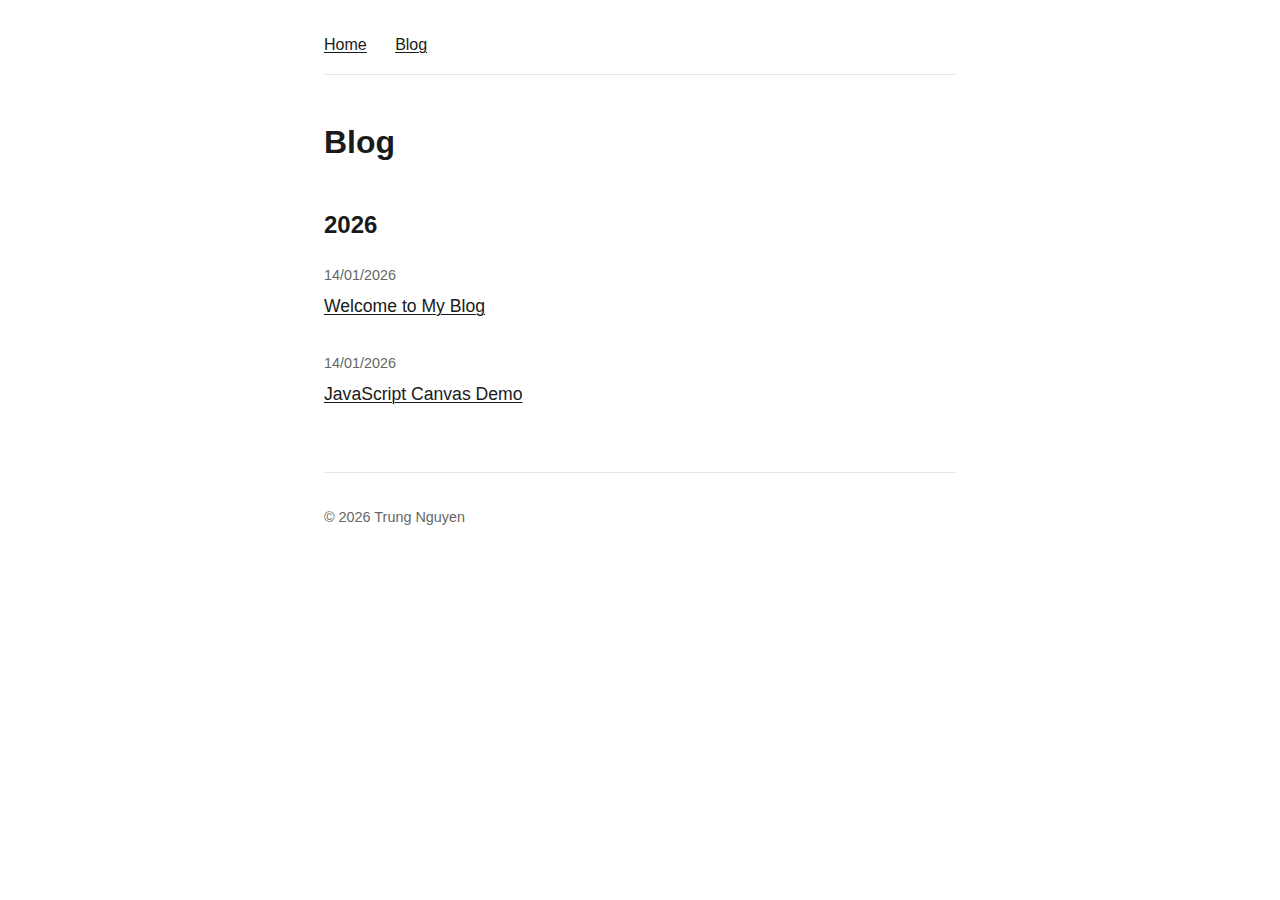
<file: blog/index.html>
<!DOCTYPE html>
<html lang="en">
<head>
    <meta charset="UTF-8">
    <meta name="viewport" content="width=device-width, initial-scale=1.0">
    <title>Blog - Trung Nguyen</title>
    <link rel="stylesheet" href="../styles.css">
</head>
<body>
    <nav>
        <a href="/">Home</a>
        <a href="/blog">Blog</a>
    </nav>
    
    <main>
        <h1>Blog</h1>
        
        <h2 class="year-heading">2026</h2>
        <ul class="blog-list">
            <li>
                <span class="blog-date">14/01/2026</span>
                <a href="/blog/welcome-to-my-blog.html">Welcome to My Blog</a>
            </li>
            <li>
                <span class="blog-date">14/01/2026</span>
                <a href="/blog/javascript-canvas-demo.html">JavaScript Canvas Demo</a>
            </li>
        </ul>
    </main>
    
    <footer>
        <p>&copy; 2026 Trung Nguyen</p>
    </footer>
</body>
</html>
</file>
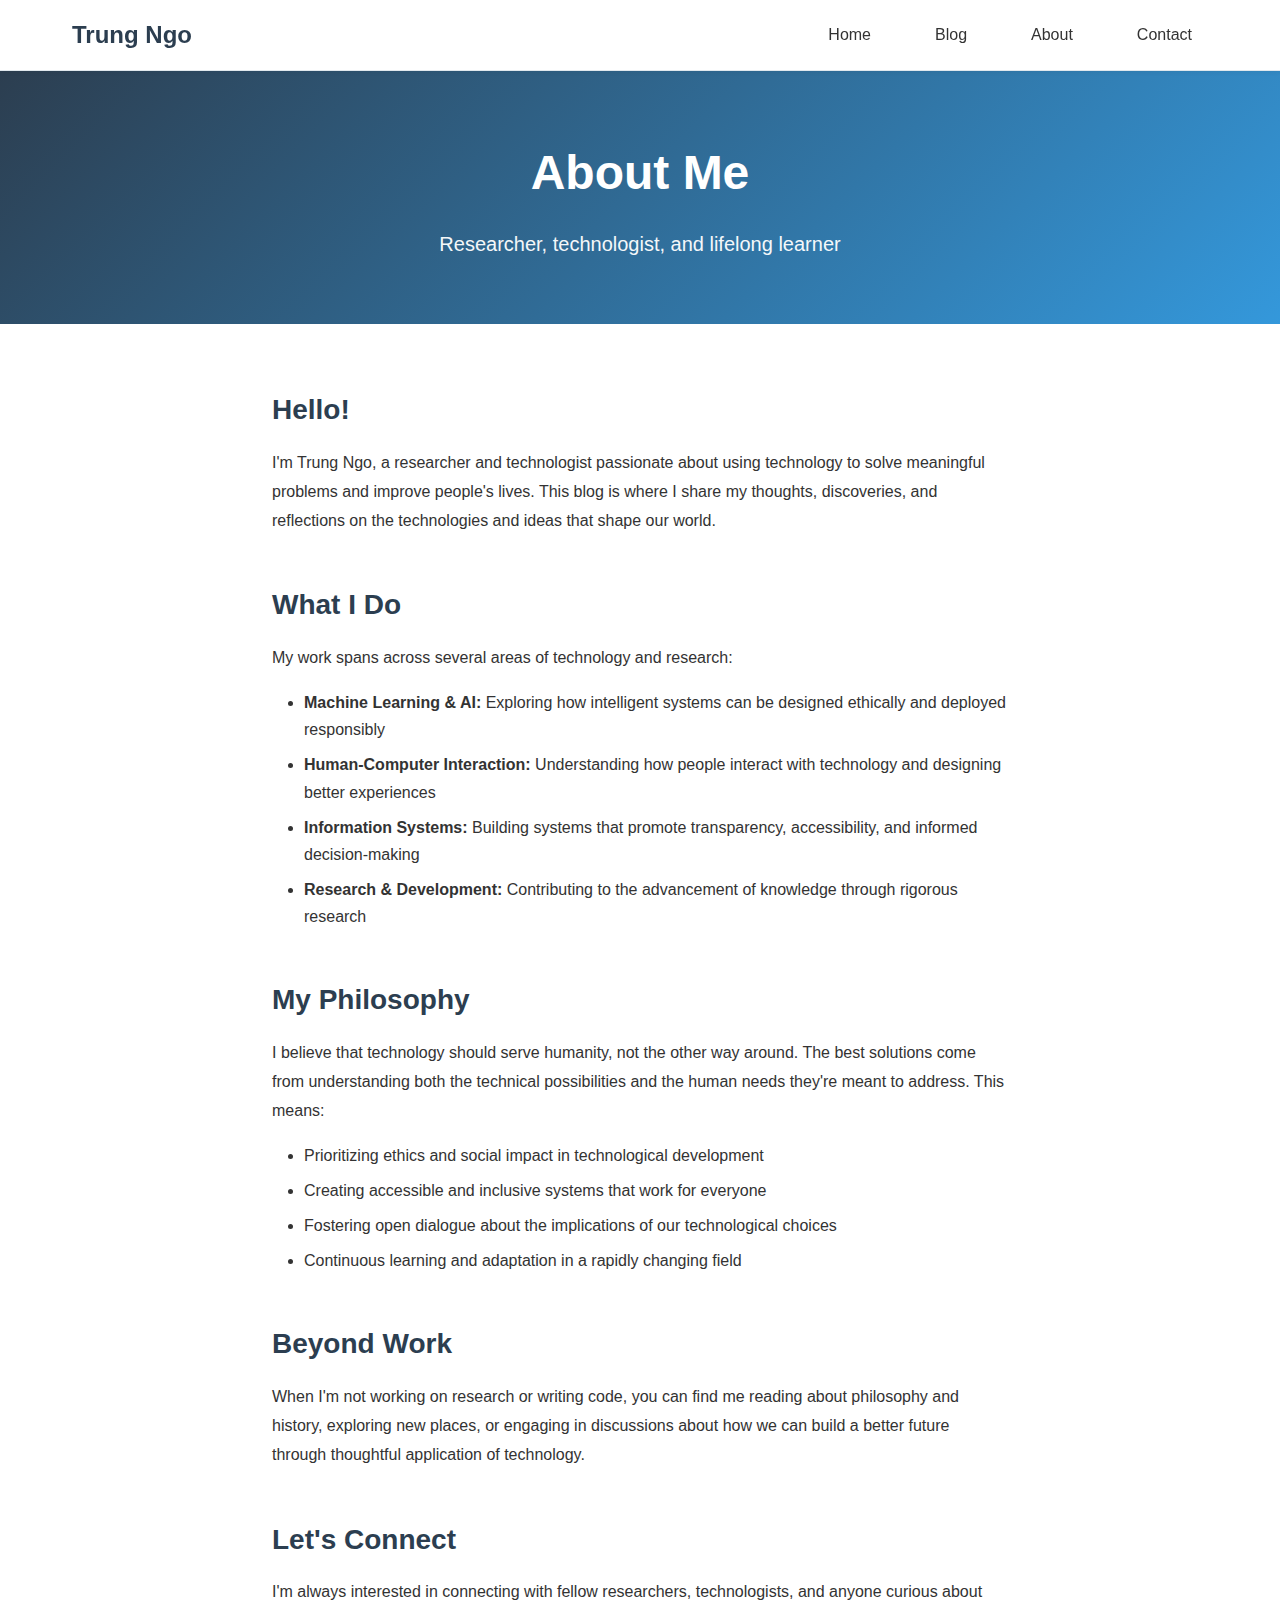
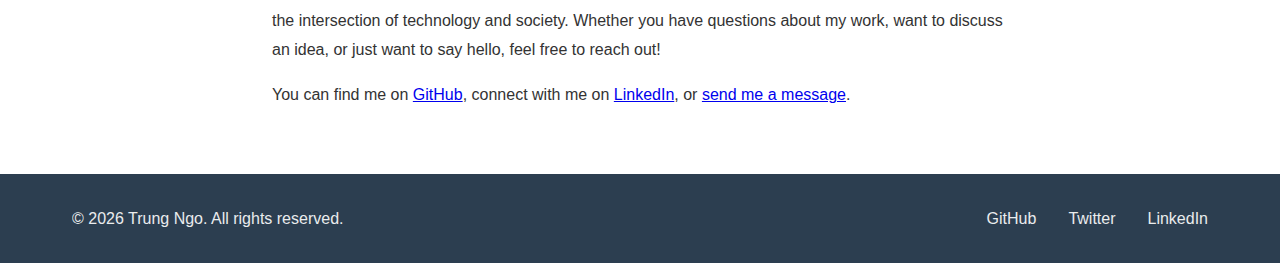
<file: about.html>
<!DOCTYPE html>
<html lang="en">
<head>
    <meta charset="UTF-8">
    <meta name="viewport" content="width=device-width, initial-scale=1.0">
    <meta name="description" content="About Trung Ngo - researcher and technologist">
    <title>About - Trung Ngo</title>
    <link rel="stylesheet" href="/css/styles.css">
</head>
<body>
    <header>
        <div class="container">
            <div class="header-content">
                <div class="logo">
                    <a href="/">Trung Ngo</a>
                </div>
                <nav>
                    <ul>
                        <li><a href="/">Home</a></li>
                        <li><a href="/blog.html">Blog</a></li>
                        <li><a href="/about.html">About</a></li>
                        <li><a href="/contact.html">Contact</a></li>
                    </ul>
                </nav>
            </div>
        </div>
    </header>

    <main>
        <section class="hero">
            <div class="container">
                <h1>About Me</h1>
                <p class="hero-subtitle">Researcher, technologist, and lifelong learner</p>
            </div>
        </section>

        <article class="article-content">
            <h2>Hello!</h2>
            
            <p>I'm Trung Ngo, a researcher and technologist passionate about using technology to solve meaningful problems and improve people's lives. This blog is where I share my thoughts, discoveries, and reflections on the technologies and ideas that shape our world.</p>

            <h2>What I Do</h2>
            
            <p>My work spans across several areas of technology and research:</p>

            <ul>
                <li><strong>Machine Learning & AI:</strong> Exploring how intelligent systems can be designed ethically and deployed responsibly</li>
                <li><strong>Human-Computer Interaction:</strong> Understanding how people interact with technology and designing better experiences</li>
                <li><strong>Information Systems:</strong> Building systems that promote transparency, accessibility, and informed decision-making</li>
                <li><strong>Research & Development:</strong> Contributing to the advancement of knowledge through rigorous research</li>
            </ul>

            <h2>My Philosophy</h2>

            <p>I believe that technology should serve humanity, not the other way around. The best solutions come from understanding both the technical possibilities and the human needs they're meant to address. This means:</p>

            <ul>
                <li>Prioritizing ethics and social impact in technological development</li>
                <li>Creating accessible and inclusive systems that work for everyone</li>
                <li>Fostering open dialogue about the implications of our technological choices</li>
                <li>Continuous learning and adaptation in a rapidly changing field</li>
            </ul>

            <h2>Beyond Work</h2>

            <p>When I'm not working on research or writing code, you can find me reading about philosophy and history, exploring new places, or engaging in discussions about how we can build a better future through thoughtful application of technology.</p>

            <h2>Let's Connect</h2>

            <p>I'm always interested in connecting with fellow researchers, technologists, and anyone curious about the intersection of technology and society. Whether you have questions about my work, want to discuss an idea, or just want to say hello, feel free to reach out!</p>

            <p>You can find me on <a href="https://github.com/trungnt13" target="_blank" rel="noopener">GitHub</a>, connect with me on <a href="https://linkedin.com" target="_blank" rel="noopener">LinkedIn</a>, or <a href="/contact.html">send me a message</a>.</p>
        </article>
    </main>

    <footer>
        <div class="container">
            <div class="footer-content">
                <div class="footer-info">
                    <p>&copy; 2026 Trung Ngo. All rights reserved.</p>
                </div>
                <div class="footer-links">
                    <a href="https://github.com/trungnt13" target="_blank" rel="noopener">GitHub</a>
                    <a href="https://twitter.com" target="_blank" rel="noopener">Twitter</a>
                    <a href="https://linkedin.com" target="_blank" rel="noopener">LinkedIn</a>
                </div>
            </div>
        </div>
    </footer>
</body>
</html>
</file>
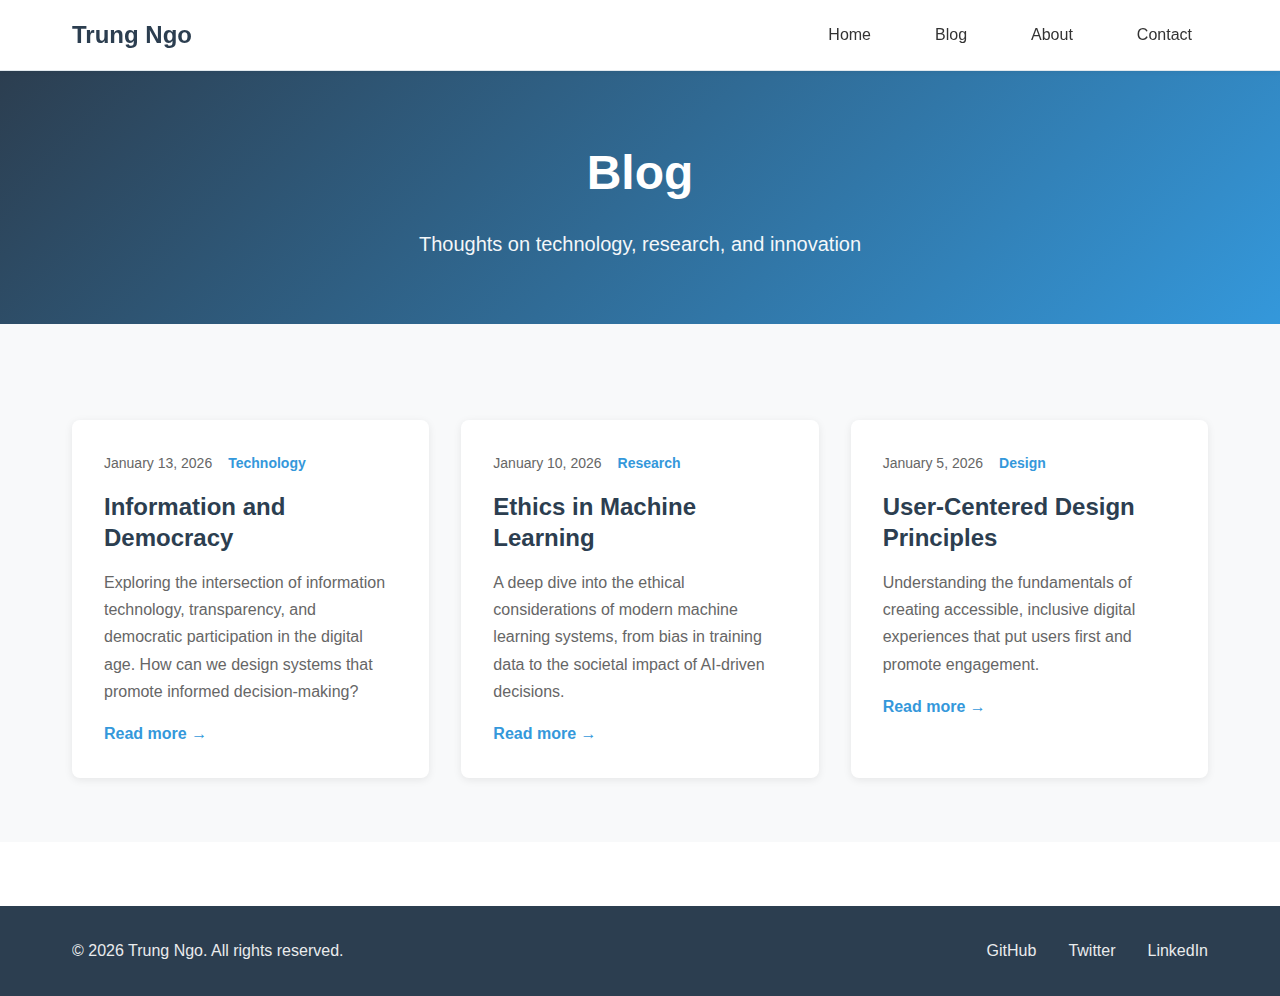
<file: blog.html>
<!DOCTYPE html>
<html lang="en">
<head>
    <meta charset="UTF-8">
    <meta name="viewport" content="width=device-width, initial-scale=1.0">
    <meta name="description" content="Blog posts by Trung Ngo">
    <title>Blog - Trung Ngo</title>
    <link rel="stylesheet" href="css/styles.css">
</head>
<body>
    <header>
        <div class="container">
            <div class="header-content">
                <div class="logo">
                    <a href="index.html">Trung Ngo</a>
                </div>
                <nav>
                    <ul>
                        <li><a href="index.html">Home</a></li>
                        <li><a href="blog.html">Blog</a></li>
                        <li><a href="about.html">About</a></li>
                        <li><a href="contact.html">Contact</a></li>
                    </ul>
                </nav>
            </div>
        </div>
    </header>

    <main>
        <section class="hero">
            <div class="container">
                <h1>Blog</h1>
                <p class="hero-subtitle">Thoughts on technology, research, and innovation</p>
            </div>
        </section>

        <section class="featured-posts">
            <div class="container">
                <div class="posts-grid">
                    <article class="post-card">
                        <div class="post-content">
                            <div class="post-meta">
                                <span class="post-date">January 13, 2026</span>
                                <span class="post-category">Technology</span>
                            </div>
                            <h3><a href="blog/information-and-democracy.html">Information and Democracy</a></h3>
                            <p>Exploring the intersection of information technology, transparency, and democratic participation in the digital age. How can we design systems that promote informed decision-making?</p>
                            <a href="blog/information-and-democracy.html" class="read-more">Read more →</a>
                        </div>
                    </article>

                    <article class="post-card">
                        <div class="post-content">
                            <div class="post-meta">
                                <span class="post-date">January 10, 2026</span>
                                <span class="post-category">Research</span>
                            </div>
                            <h3><a href="blog/machine-learning-ethics.html">Ethics in Machine Learning</a></h3>
                            <p>A deep dive into the ethical considerations of modern machine learning systems, from bias in training data to the societal impact of AI-driven decisions.</p>
                            <a href="blog/machine-learning-ethics.html" class="read-more">Read more →</a>
                        </div>
                    </article>

                    <article class="post-card">
                        <div class="post-content">
                            <div class="post-meta">
                                <span class="post-date">January 5, 2026</span>
                                <span class="post-category">Design</span>
                            </div>
                            <h3><a href="blog/user-centered-design.html">User-Centered Design Principles</a></h3>
                            <p>Understanding the fundamentals of creating accessible, inclusive digital experiences that put users first and promote engagement.</p>
                            <a href="blog/user-centered-design.html" class="read-more">Read more →</a>
                        </div>
                    </article>
                </div>
            </div>
        </section>
    </main>

    <footer>
        <div class="container">
            <div class="footer-content">
                <div class="footer-info">
                    <p>&copy; 2026 Trung Ngo. All rights reserved.</p>
                </div>
                <div class="footer-links">
                    <a href="https://github.com/trungnt13" target="_blank" rel="noopener">GitHub</a>
                    <a href="https://twitter.com" target="_blank" rel="noopener">Twitter</a>
                    <a href="https://linkedin.com" target="_blank" rel="noopener">LinkedIn</a>
                </div>
            </div>
        </div>
    </footer>
</body>
</html>
</file>
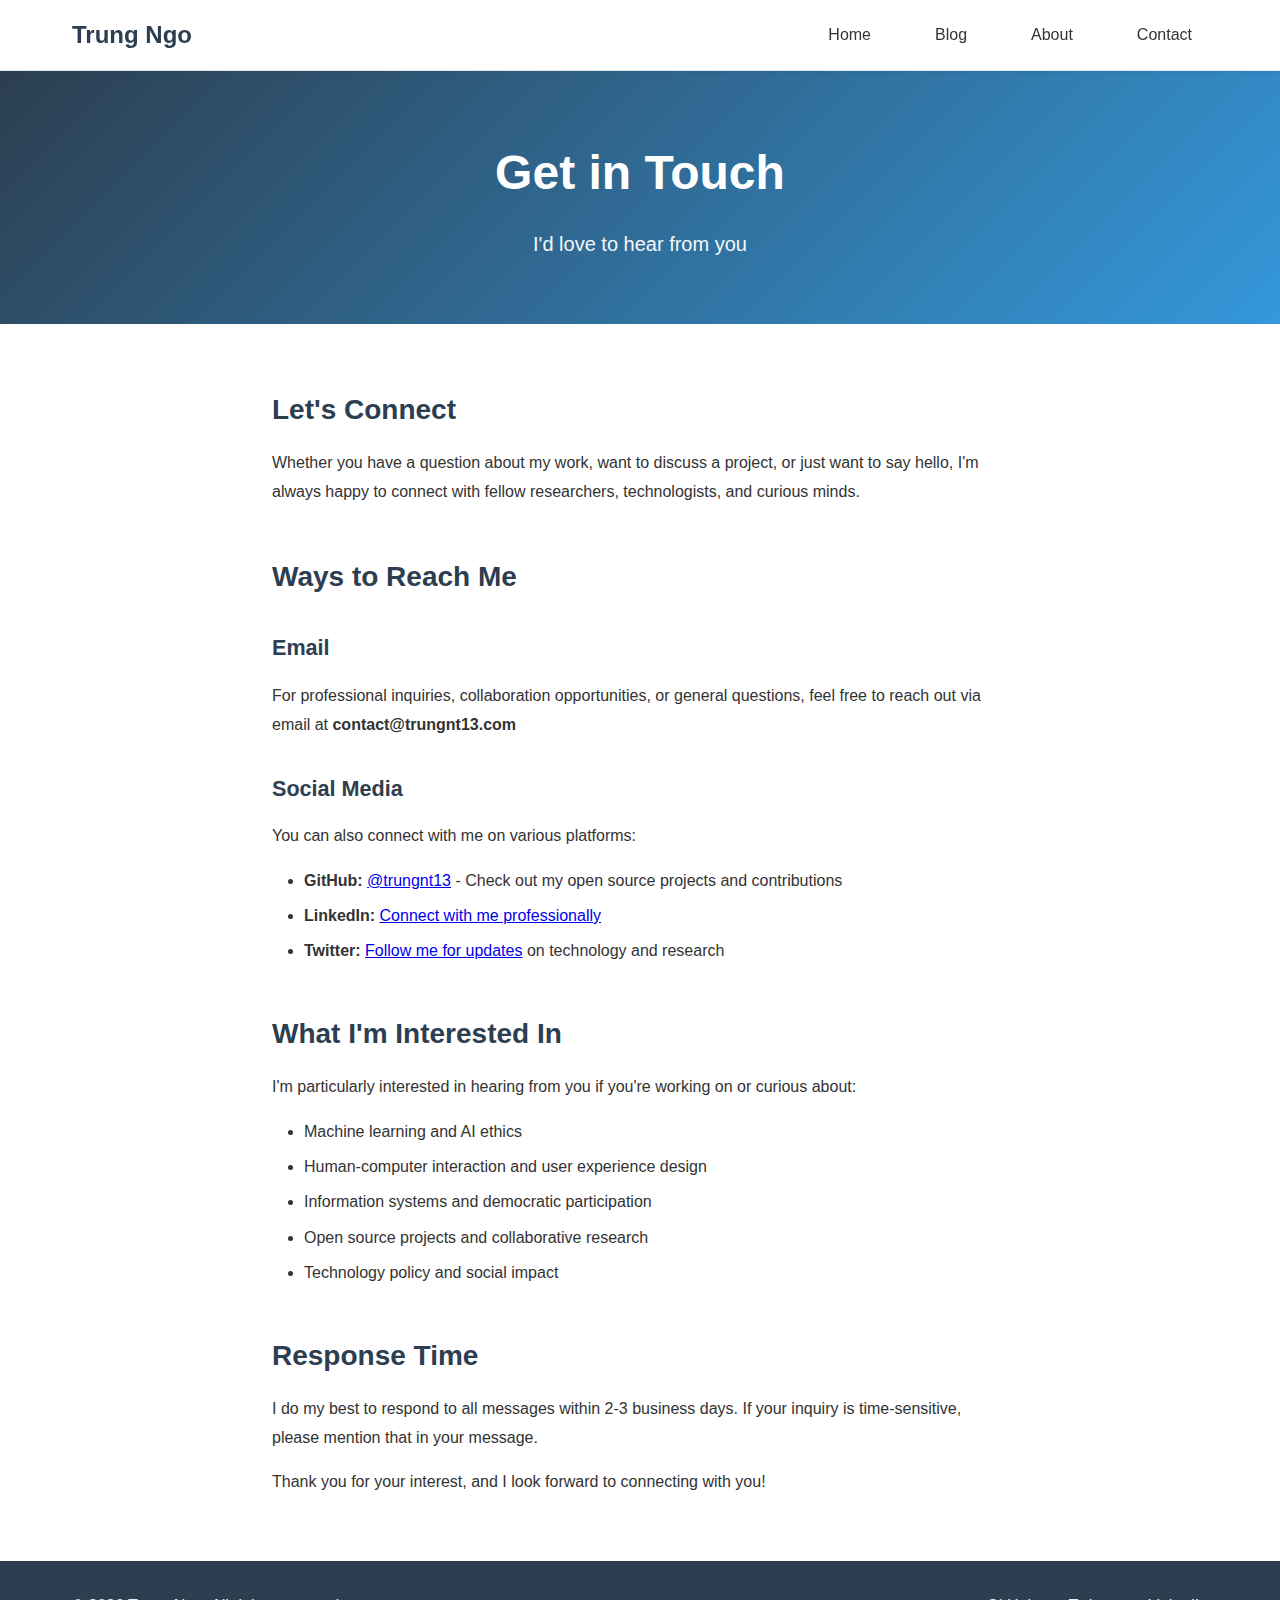
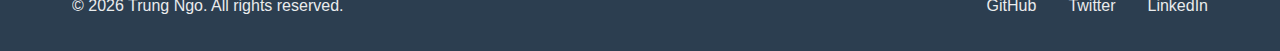
<file: contact.html>
<!DOCTYPE html>
<html lang="en">
<head>
    <meta charset="UTF-8">
    <meta name="viewport" content="width=device-width, initial-scale=1.0">
    <meta name="description" content="Get in touch with Trung Ngo">
    <title>Contact - Trung Ngo</title>
    <link rel="stylesheet" href="/css/styles.css">
</head>
<body>
    <header>
        <div class="container">
            <div class="header-content">
                <div class="logo">
                    <a href="/">Trung Ngo</a>
                </div>
                <nav>
                    <ul>
                        <li><a href="/">Home</a></li>
                        <li><a href="/blog.html">Blog</a></li>
                        <li><a href="/about.html">About</a></li>
                        <li><a href="/contact.html">Contact</a></li>
                    </ul>
                </nav>
            </div>
        </div>
    </header>

    <main>
        <section class="hero">
            <div class="container">
                <h1>Get in Touch</h1>
                <p class="hero-subtitle">I'd love to hear from you</p>
            </div>
        </section>

        <article class="article-content">
            <h2>Let's Connect</h2>
            
            <p>Whether you have a question about my work, want to discuss a project, or just want to say hello, I'm always happy to connect with fellow researchers, technologists, and curious minds.</p>

            <h2>Ways to Reach Me</h2>

            <h3>Email</h3>
            <p>For professional inquiries, collaboration opportunities, or general questions, feel free to reach out via email at <strong>contact@trungnt13.com</strong></p>

            <h3>Social Media</h3>
            <p>You can also connect with me on various platforms:</p>

            <ul>
                <li><strong>GitHub:</strong> <a href="https://github.com/trungnt13" target="_blank" rel="noopener">@trungnt13</a> - Check out my open source projects and contributions</li>
                <li><strong>LinkedIn:</strong> <a href="https://linkedin.com" target="_blank" rel="noopener">Connect with me professionally</a></li>
                <li><strong>Twitter:</strong> <a href="https://twitter.com" target="_blank" rel="noopener">Follow me for updates</a> on technology and research</li>
            </ul>

            <h2>What I'm Interested In</h2>

            <p>I'm particularly interested in hearing from you if you're working on or curious about:</p>

            <ul>
                <li>Machine learning and AI ethics</li>
                <li>Human-computer interaction and user experience design</li>
                <li>Information systems and democratic participation</li>
                <li>Open source projects and collaborative research</li>
                <li>Technology policy and social impact</li>
            </ul>

            <h2>Response Time</h2>

            <p>I do my best to respond to all messages within 2-3 business days. If your inquiry is time-sensitive, please mention that in your message.</p>

            <p>Thank you for your interest, and I look forward to connecting with you!</p>
        </article>
    </main>

    <footer>
        <div class="container">
            <div class="footer-content">
                <div class="footer-info">
                    <p>&copy; 2026 Trung Ngo. All rights reserved.</p>
                </div>
                <div class="footer-links">
                    <a href="https://github.com/trungnt13" target="_blank" rel="noopener">GitHub</a>
                    <a href="https://twitter.com" target="_blank" rel="noopener">Twitter</a>
                    <a href="https://linkedin.com" target="_blank" rel="noopener">LinkedIn</a>
                </div>
            </div>
        </div>
    </footer>
</body>
</html>
</file>
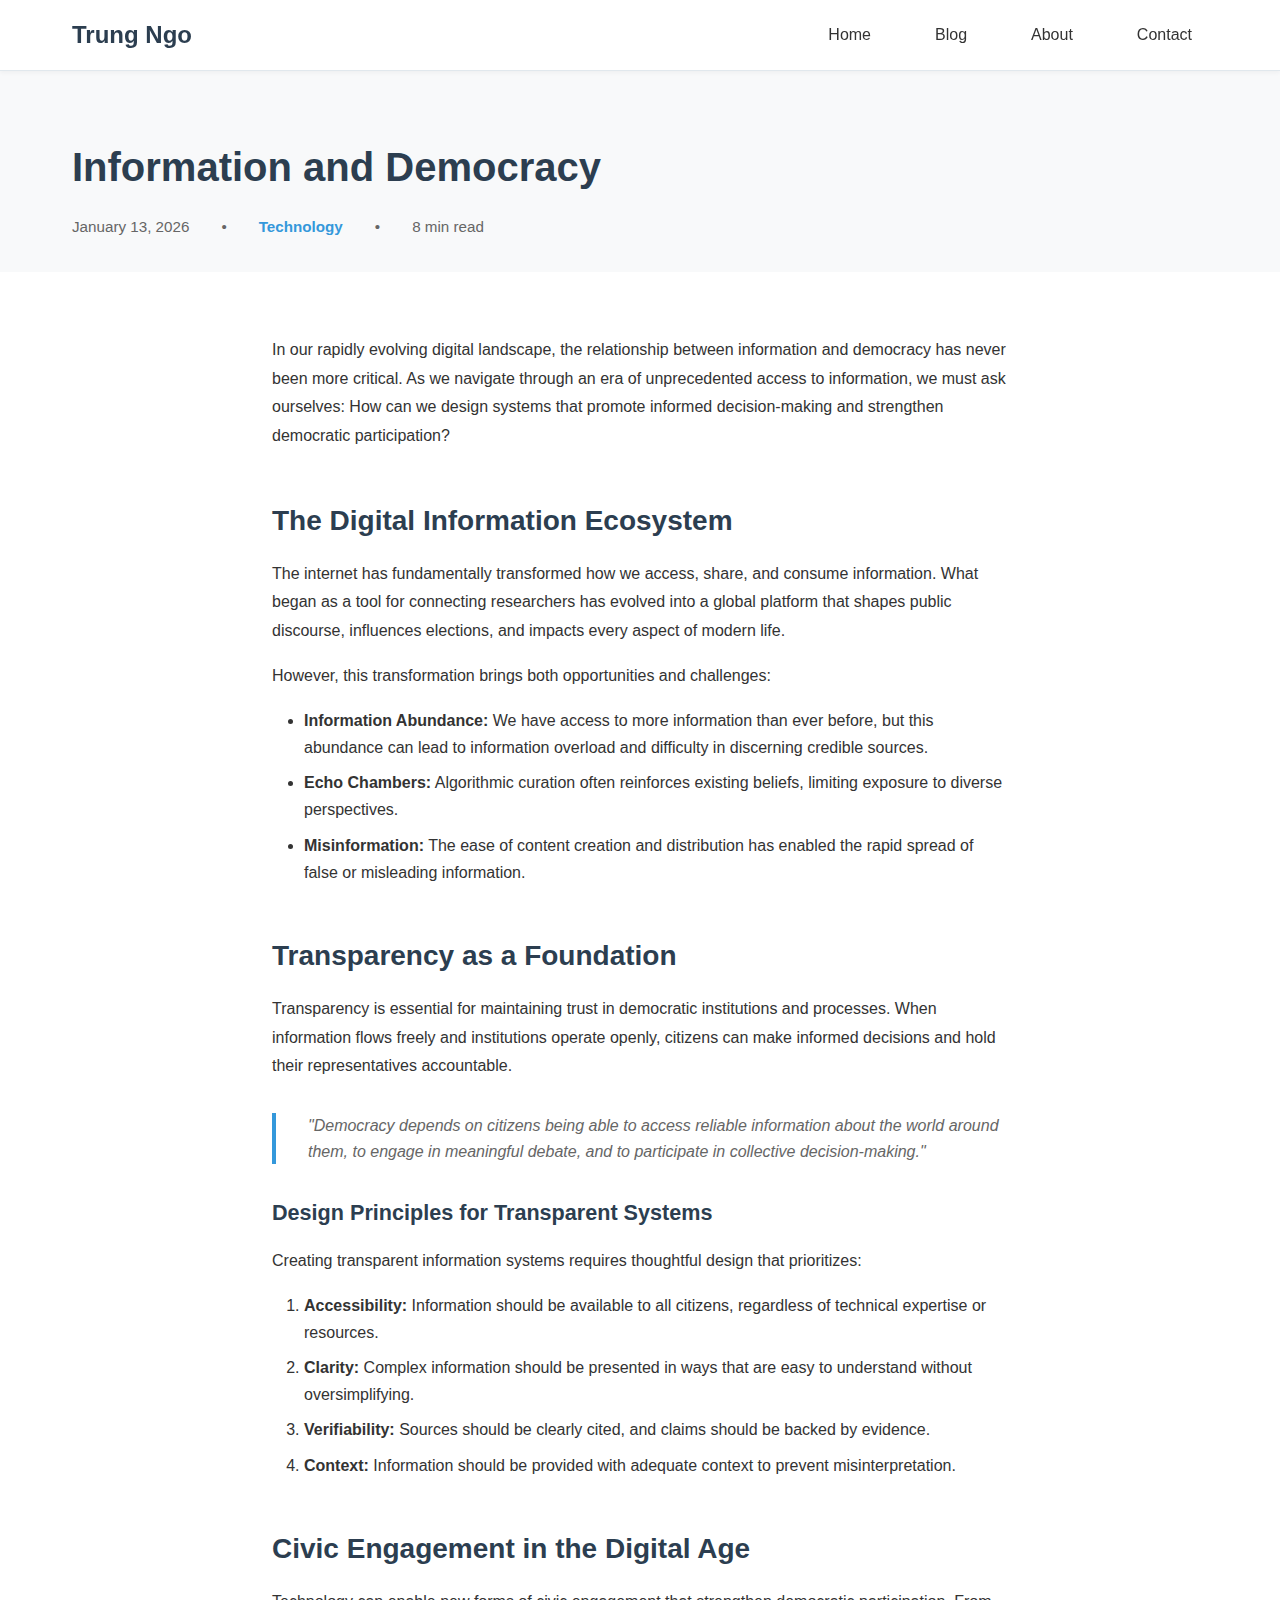
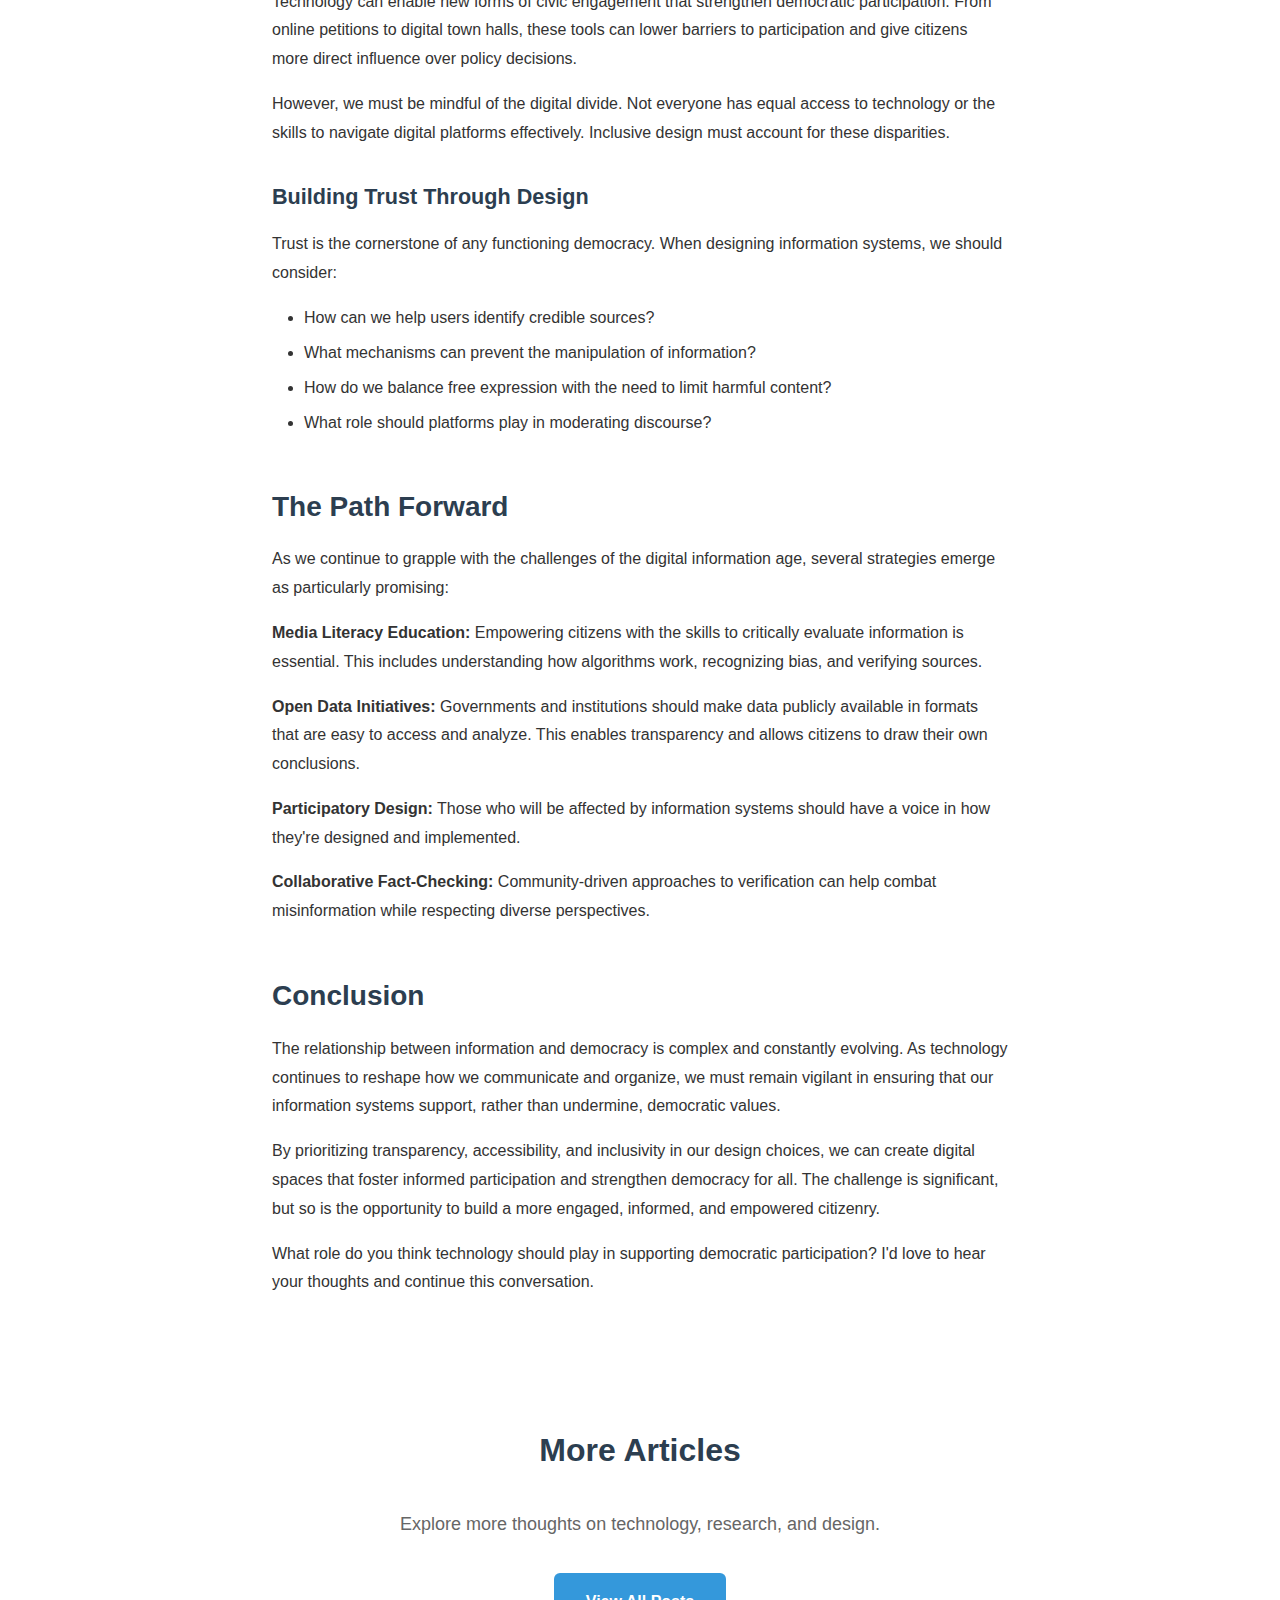
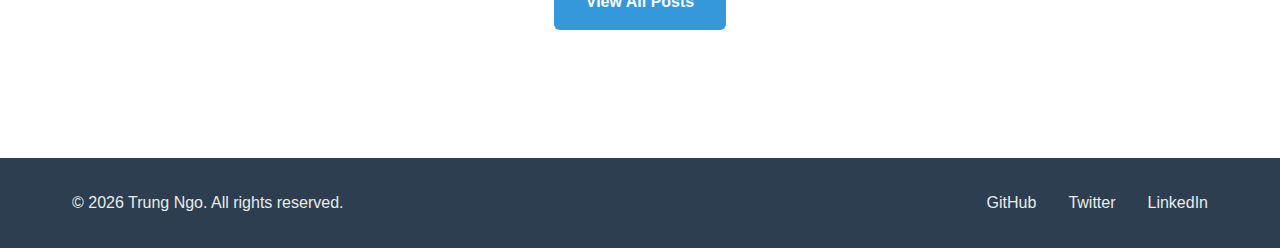
<file: blog/information-and-democracy.html>
<!DOCTYPE html>
<html lang="en">
<head>
    <meta charset="UTF-8">
    <meta name="viewport" content="width=device-width, initial-scale=1.0">
    <meta name="description" content="Exploring the intersection of information technology, transparency, and democratic participation">
    <title>Information and Democracy - Trung Ngo</title>
    <link rel="stylesheet" href="../css/styles.css">
</head>
<body>
    <header>
        <div class="container">
            <div class="header-content">
                <div class="logo">
                    <a href="../index.html">Trung Ngo</a>
                </div>
                <nav>
                    <ul>
                        <li><a href="../index.html">Home</a></li>
                        <li><a href="../blog.html">Blog</a></li>
                        <li><a href="../about.html">About</a></li>
                        <li><a href="../contact.html">Contact</a></li>
                    </ul>
                </nav>
            </div>
        </div>
    </header>

    <main>
        <section class="article-header">
            <div class="container">
                <h1 class="article-title">Information and Democracy</h1>
                <div class="article-meta">
                    <span class="post-date">January 13, 2026</span>
                    <span>•</span>
                    <span class="post-category">Technology</span>
                    <span>•</span>
                    <span>8 min read</span>
                </div>
            </div>
        </section>

        <article class="article-content">
            <p>In our rapidly evolving digital landscape, the relationship between information and democracy has never been more critical. As we navigate through an era of unprecedented access to information, we must ask ourselves: How can we design systems that promote informed decision-making and strengthen democratic participation?</p>

            <h2>The Digital Information Ecosystem</h2>
            
            <p>The internet has fundamentally transformed how we access, share, and consume information. What began as a tool for connecting researchers has evolved into a global platform that shapes public discourse, influences elections, and impacts every aspect of modern life.</p>

            <p>However, this transformation brings both opportunities and challenges:</p>

            <ul>
                <li><strong>Information Abundance:</strong> We have access to more information than ever before, but this abundance can lead to information overload and difficulty in discerning credible sources.</li>
                <li><strong>Echo Chambers:</strong> Algorithmic curation often reinforces existing beliefs, limiting exposure to diverse perspectives.</li>
                <li><strong>Misinformation:</strong> The ease of content creation and distribution has enabled the rapid spread of false or misleading information.</li>
            </ul>

            <h2>Transparency as a Foundation</h2>

            <p>Transparency is essential for maintaining trust in democratic institutions and processes. When information flows freely and institutions operate openly, citizens can make informed decisions and hold their representatives accountable.</p>

            <blockquote>
                "Democracy depends on citizens being able to access reliable information about the world around them, to engage in meaningful debate, and to participate in collective decision-making."
            </blockquote>

            <h3>Design Principles for Transparent Systems</h3>

            <p>Creating transparent information systems requires thoughtful design that prioritizes:</p>

            <ol>
                <li><strong>Accessibility:</strong> Information should be available to all citizens, regardless of technical expertise or resources.</li>
                <li><strong>Clarity:</strong> Complex information should be presented in ways that are easy to understand without oversimplifying.</li>
                <li><strong>Verifiability:</strong> Sources should be clearly cited, and claims should be backed by evidence.</li>
                <li><strong>Context:</strong> Information should be provided with adequate context to prevent misinterpretation.</li>
            </ol>

            <h2>Civic Engagement in the Digital Age</h2>

            <p>Technology can enable new forms of civic engagement that strengthen democratic participation. From online petitions to digital town halls, these tools can lower barriers to participation and give citizens more direct influence over policy decisions.</p>

            <p>However, we must be mindful of the digital divide. Not everyone has equal access to technology or the skills to navigate digital platforms effectively. Inclusive design must account for these disparities.</p>

            <h3>Building Trust Through Design</h3>

            <p>Trust is the cornerstone of any functioning democracy. When designing information systems, we should consider:</p>

            <ul>
                <li>How can we help users identify credible sources?</li>
                <li>What mechanisms can prevent the manipulation of information?</li>
                <li>How do we balance free expression with the need to limit harmful content?</li>
                <li>What role should platforms play in moderating discourse?</li>
            </ul>

            <h2>The Path Forward</h2>

            <p>As we continue to grapple with the challenges of the digital information age, several strategies emerge as particularly promising:</p>

            <p><strong>Media Literacy Education:</strong> Empowering citizens with the skills to critically evaluate information is essential. This includes understanding how algorithms work, recognizing bias, and verifying sources.</p>

            <p><strong>Open Data Initiatives:</strong> Governments and institutions should make data publicly available in formats that are easy to access and analyze. This enables transparency and allows citizens to draw their own conclusions.</p>

            <p><strong>Participatory Design:</strong> Those who will be affected by information systems should have a voice in how they're designed and implemented.</p>

            <p><strong>Collaborative Fact-Checking:</strong> Community-driven approaches to verification can help combat misinformation while respecting diverse perspectives.</p>

            <h2>Conclusion</h2>

            <p>The relationship between information and democracy is complex and constantly evolving. As technology continues to reshape how we communicate and organize, we must remain vigilant in ensuring that our information systems support, rather than undermine, democratic values.</p>

            <p>By prioritizing transparency, accessibility, and inclusivity in our design choices, we can create digital spaces that foster informed participation and strengthen democracy for all. The challenge is significant, but so is the opportunity to build a more engaged, informed, and empowered citizenry.</p>

            <p>What role do you think technology should play in supporting democratic participation? I'd love to hear your thoughts and continue this conversation.</p>
        </article>

        <section class="about-preview">
            <div class="container">
                <div class="about-content">
                    <h2>More Articles</h2>
                    <p>Explore more thoughts on technology, research, and design.</p>
                    <a href="../blog.html" class="btn-primary">View All Posts</a>
                </div>
            </div>
        </section>
    </main>

    <footer>
        <div class="container">
            <div class="footer-content">
                <div class="footer-info">
                    <p>&copy; 2026 Trung Ngo. All rights reserved.</p>
                </div>
                <div class="footer-links">
                    <a href="https://github.com/trungnt13" target="_blank" rel="noopener">GitHub</a>
                    <a href="https://twitter.com" target="_blank" rel="noopener">Twitter</a>
                    <a href="https://linkedin.com" target="_blank" rel="noopener">LinkedIn</a>
                </div>
            </div>
        </div>
    </footer>
</body>
</html>
</file>
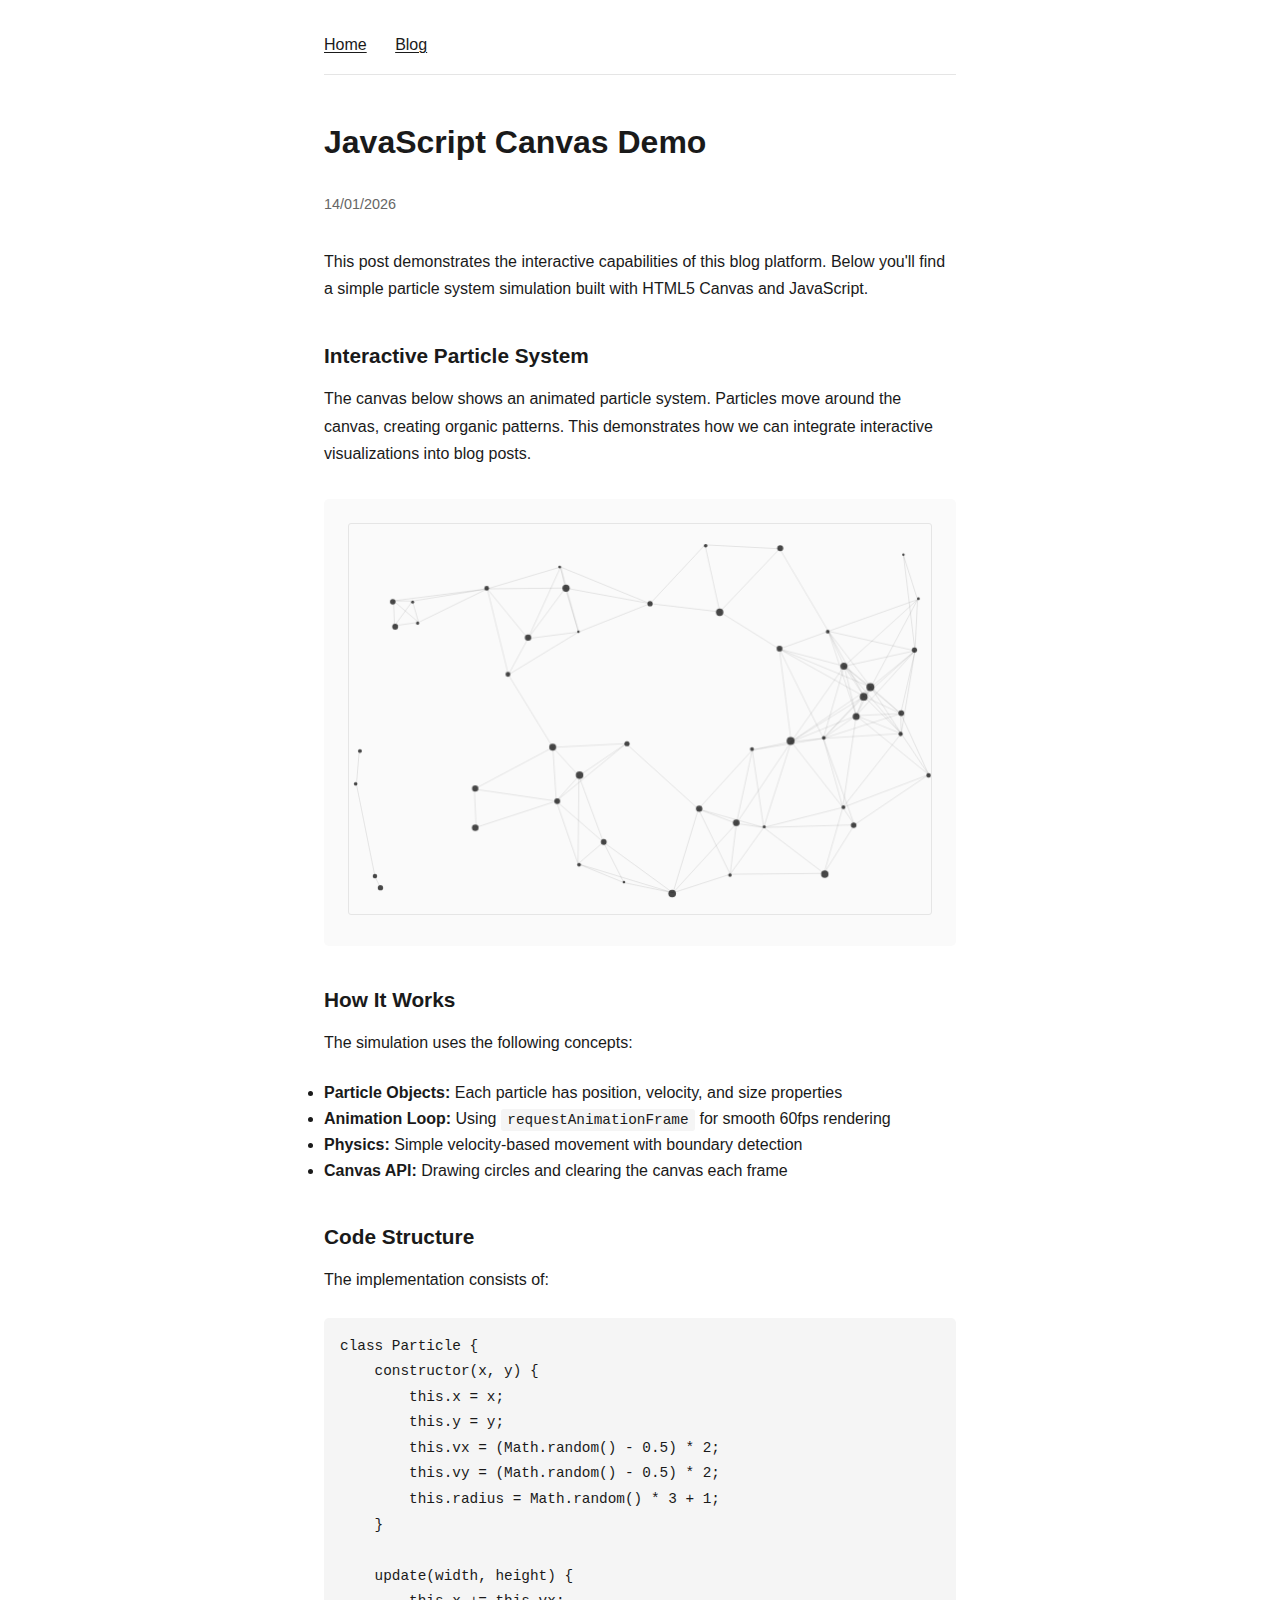
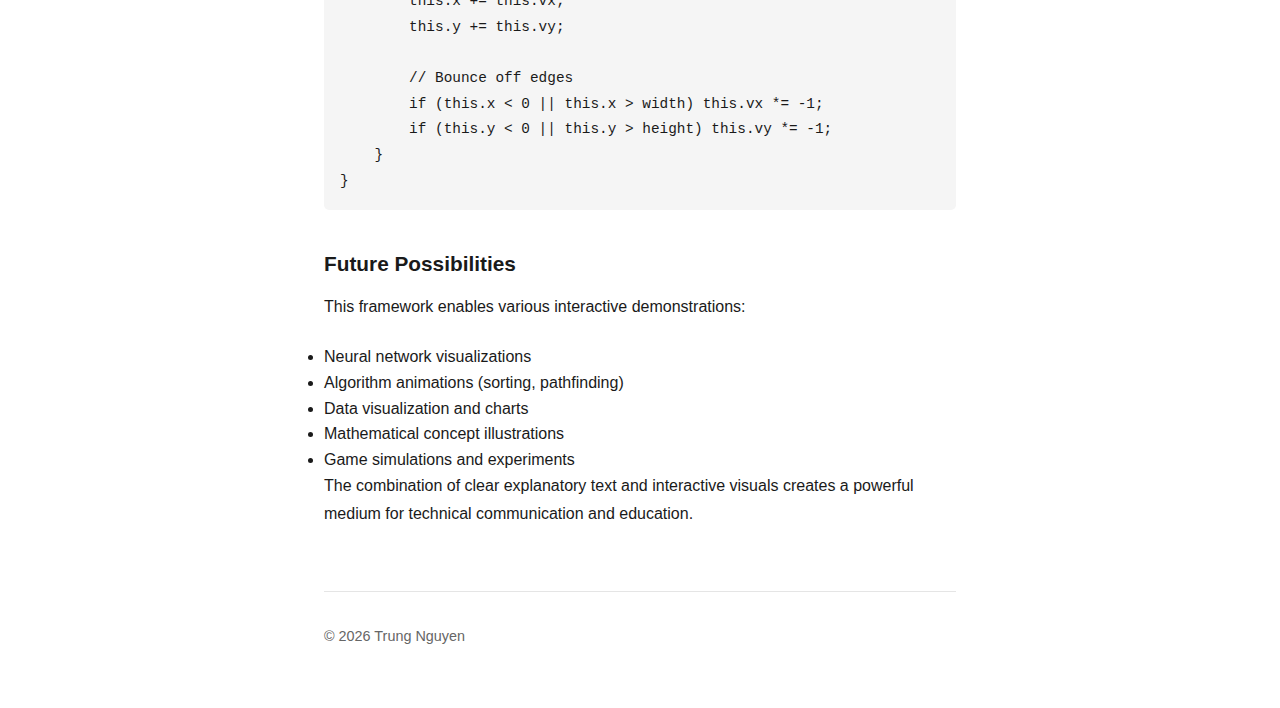
<file: blog/javascript-canvas-demo.html>
<!DOCTYPE html>
<html lang="en">
<head>
    <meta charset="UTF-8">
    <meta name="viewport" content="width=device-width, initial-scale=1.0">
    <title>JavaScript Canvas Demo - Trung Nguyen</title>
    <link rel="stylesheet" href="../styles.css">
</head>
<body>
    <nav>
        <a href="/">Home</a>
        <a href="/blog">Blog</a>
    </nav>
    
    <main>
        <article class="blog-post">
            <h1>JavaScript Canvas Demo</h1>
            <div class="blog-meta">
                <time datetime="2026-01-14">14/01/2026</time>
            </div>
            
            <div class="blog-content">
                <p>This post demonstrates the interactive capabilities of this blog platform. Below you'll find a simple particle system simulation built with HTML5 Canvas and JavaScript.</p>
                
                <h2>Interactive Particle System</h2>
                
                <p>The canvas below shows an animated particle system. Particles move around the canvas, creating organic patterns. This demonstrates how we can integrate interactive visualizations into blog posts.</p>
                
                <div class="demo-container">
                    <canvas id="particleCanvas" width="600" height="400"></canvas>
                </div>
                
                <h2>How It Works</h2>
                
                <p>The simulation uses the following concepts:</p>
                
                <ul>
                    <li><strong>Particle Objects:</strong> Each particle has position, velocity, and size properties</li>
                    <li><strong>Animation Loop:</strong> Using <code>requestAnimationFrame</code> for smooth 60fps rendering</li>
                    <li><strong>Physics:</strong> Simple velocity-based movement with boundary detection</li>
                    <li><strong>Canvas API:</strong> Drawing circles and clearing the canvas each frame</li>
                </ul>
                
                <h2>Code Structure</h2>
                
                <p>The implementation consists of:</p>
                
                <pre><code>class Particle {
    constructor(x, y) {
        this.x = x;
        this.y = y;
        this.vx = (Math.random() - 0.5) * 2;
        this.vy = (Math.random() - 0.5) * 2;
        this.radius = Math.random() * 3 + 1;
    }
    
    update(width, height) {
        this.x += this.vx;
        this.y += this.vy;
        
        // Bounce off edges
        if (this.x < 0 || this.x > width) this.vx *= -1;
        if (this.y < 0 || this.y > height) this.vy *= -1;
    }
}</code></pre>
                
                <h2>Future Possibilities</h2>
                
                <p>This framework enables various interactive demonstrations:</p>
                
                <ul>
                    <li>Neural network visualizations</li>
                    <li>Algorithm animations (sorting, pathfinding)</li>
                    <li>Data visualization and charts</li>
                    <li>Mathematical concept illustrations</li>
                    <li>Game simulations and experiments</li>
                </ul>
                
                <p>The combination of clear explanatory text and interactive visuals creates a powerful medium for technical communication and education.</p>
            </div>
        </article>
    </main>
    
    <footer>
        <p>&copy; 2026 Trung Nguyen</p>
    </footer>
    
    <script>
        // Particle System Demo
        const canvas = document.getElementById('particleCanvas');
        const ctx = canvas.getContext('2d');
        
        // Make canvas responsive
        function resizeCanvas() {
            const container = canvas.parentElement;
            const width = container.clientWidth - 48; // Subtract padding
            canvas.width = width;
            canvas.height = Math.min(400, width * 0.67); // Maintain aspect ratio
        }
        
        resizeCanvas();
        window.addEventListener('resize', resizeCanvas);
        
        // Particle class
        class Particle {
            constructor(x, y) {
                this.x = x;
                this.y = y;
                this.vx = (Math.random() - 0.5) * 2;
                this.vy = (Math.random() - 0.5) * 2;
                this.radius = Math.random() * 3 + 1;
            }
            
            update() {
                this.x += this.vx;
                this.y += this.vy;
                
                // Bounce off edges
                if (this.x - this.radius < 0 || this.x + this.radius > canvas.width) {
                    this.vx *= -1;
                    this.x = Math.max(this.radius, Math.min(canvas.width - this.radius, this.x));
                }
                if (this.y - this.radius < 0 || this.y + this.radius > canvas.height) {
                    this.vy *= -1;
                    this.y = Math.max(this.radius, Math.min(canvas.height - this.radius, this.y));
                }
            }
            
            draw() {
                ctx.beginPath();
                ctx.arc(this.x, this.y, this.radius, 0, Math.PI * 2);
                ctx.fillStyle = 'rgba(26, 26, 26, 0.8)';
                ctx.fill();
            }
        }
        
        // Create particles
        const particles = [];
        const particleCount = 50;
        
        for (let i = 0; i < particleCount; i++) {
            particles.push(new Particle(
                Math.random() * canvas.width,
                Math.random() * canvas.height
            ));
        }
        
        // Animation loop
        function animate() {
            ctx.clearRect(0, 0, canvas.width, canvas.height);
            
            // Draw connections between nearby particles
            ctx.strokeStyle = 'rgba(26, 26, 26, 0.1)';
            ctx.lineWidth = 1;
            
            for (let i = 0; i < particles.length; i++) {
                for (let j = i + 1; j < particles.length; j++) {
                    const dx = particles[i].x - particles[j].x;
                    const dy = particles[i].y - particles[j].y;
                    const distance = Math.sqrt(dx * dx + dy * dy);
                    
                    if (distance < 100) {
                        ctx.beginPath();
                        ctx.moveTo(particles[i].x, particles[i].y);
                        ctx.lineTo(particles[j].x, particles[j].y);
                        ctx.stroke();
                    }
                }
            }
            
            // Update and draw particles
            particles.forEach(particle => {
                particle.update();
                particle.draw();
            });
            
            requestAnimationFrame(animate);
        }
        
        animate();
    </script>
</body>
</html>
</file>
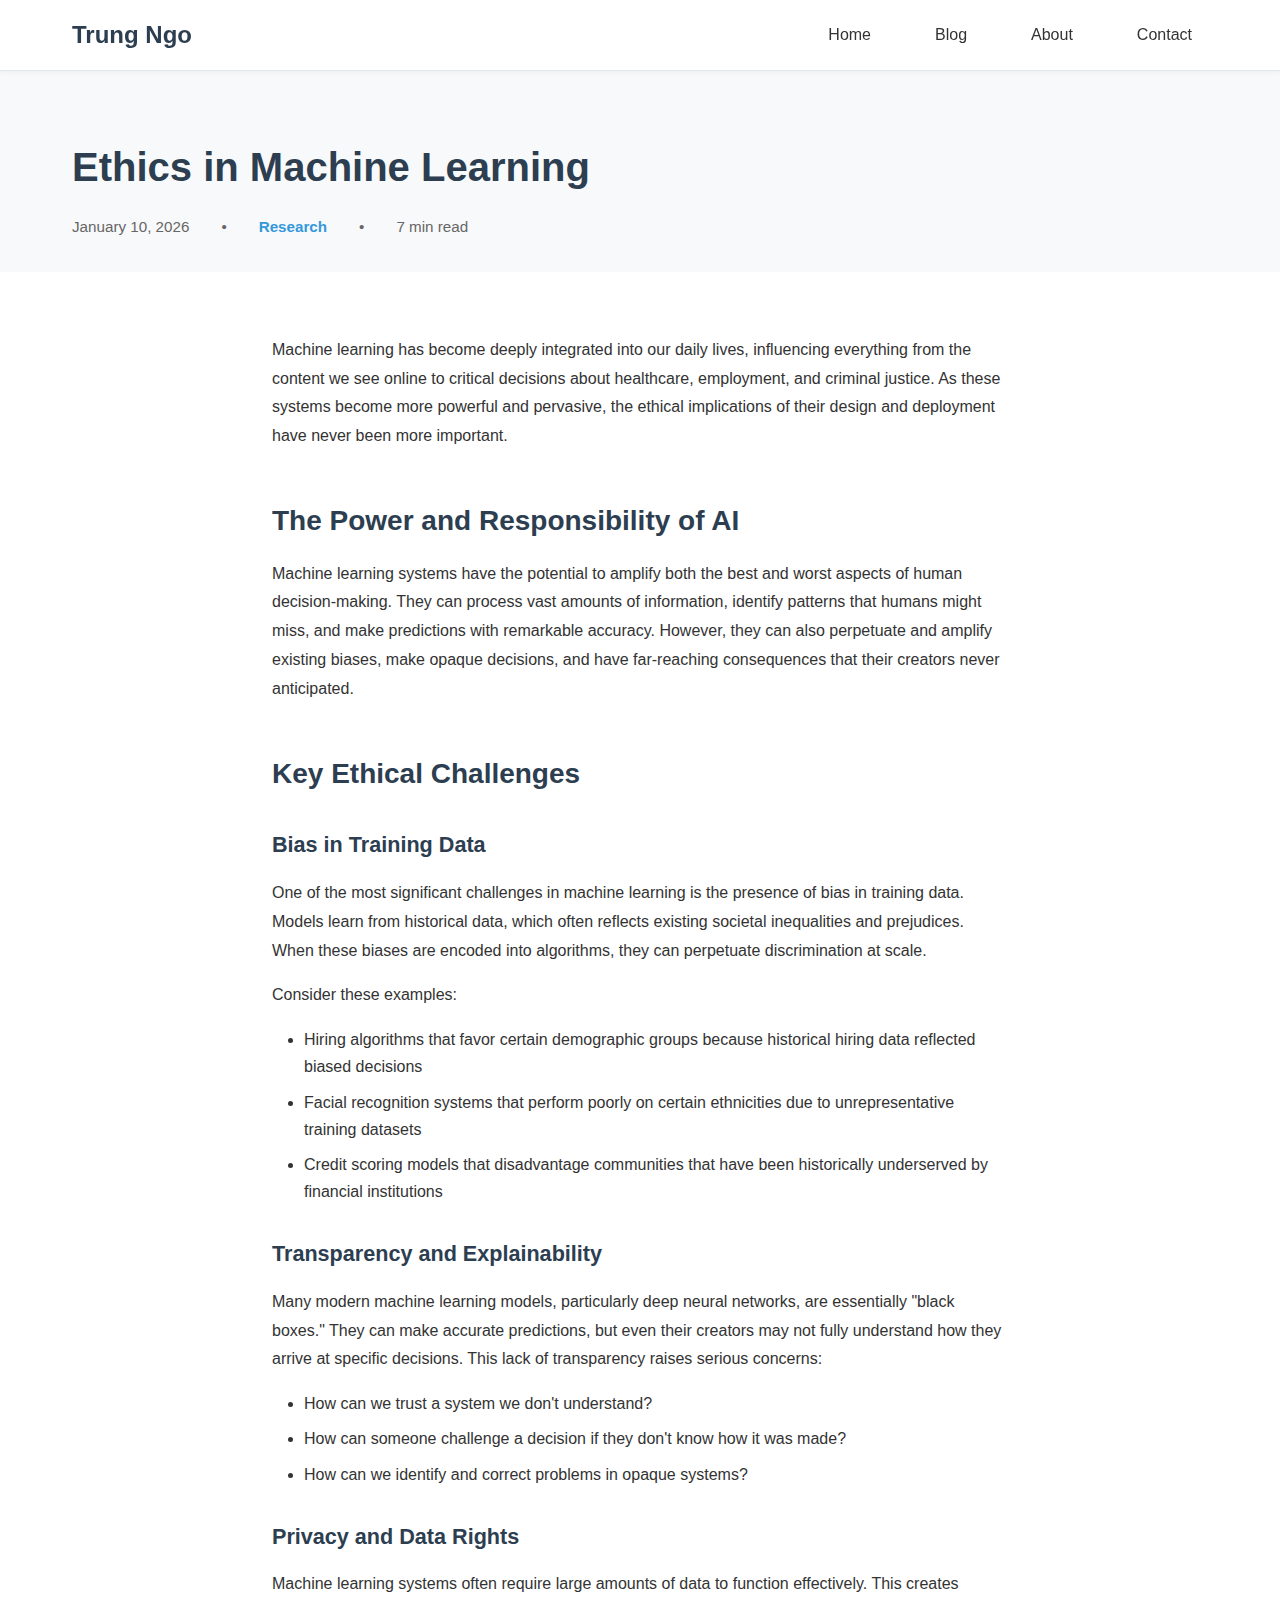
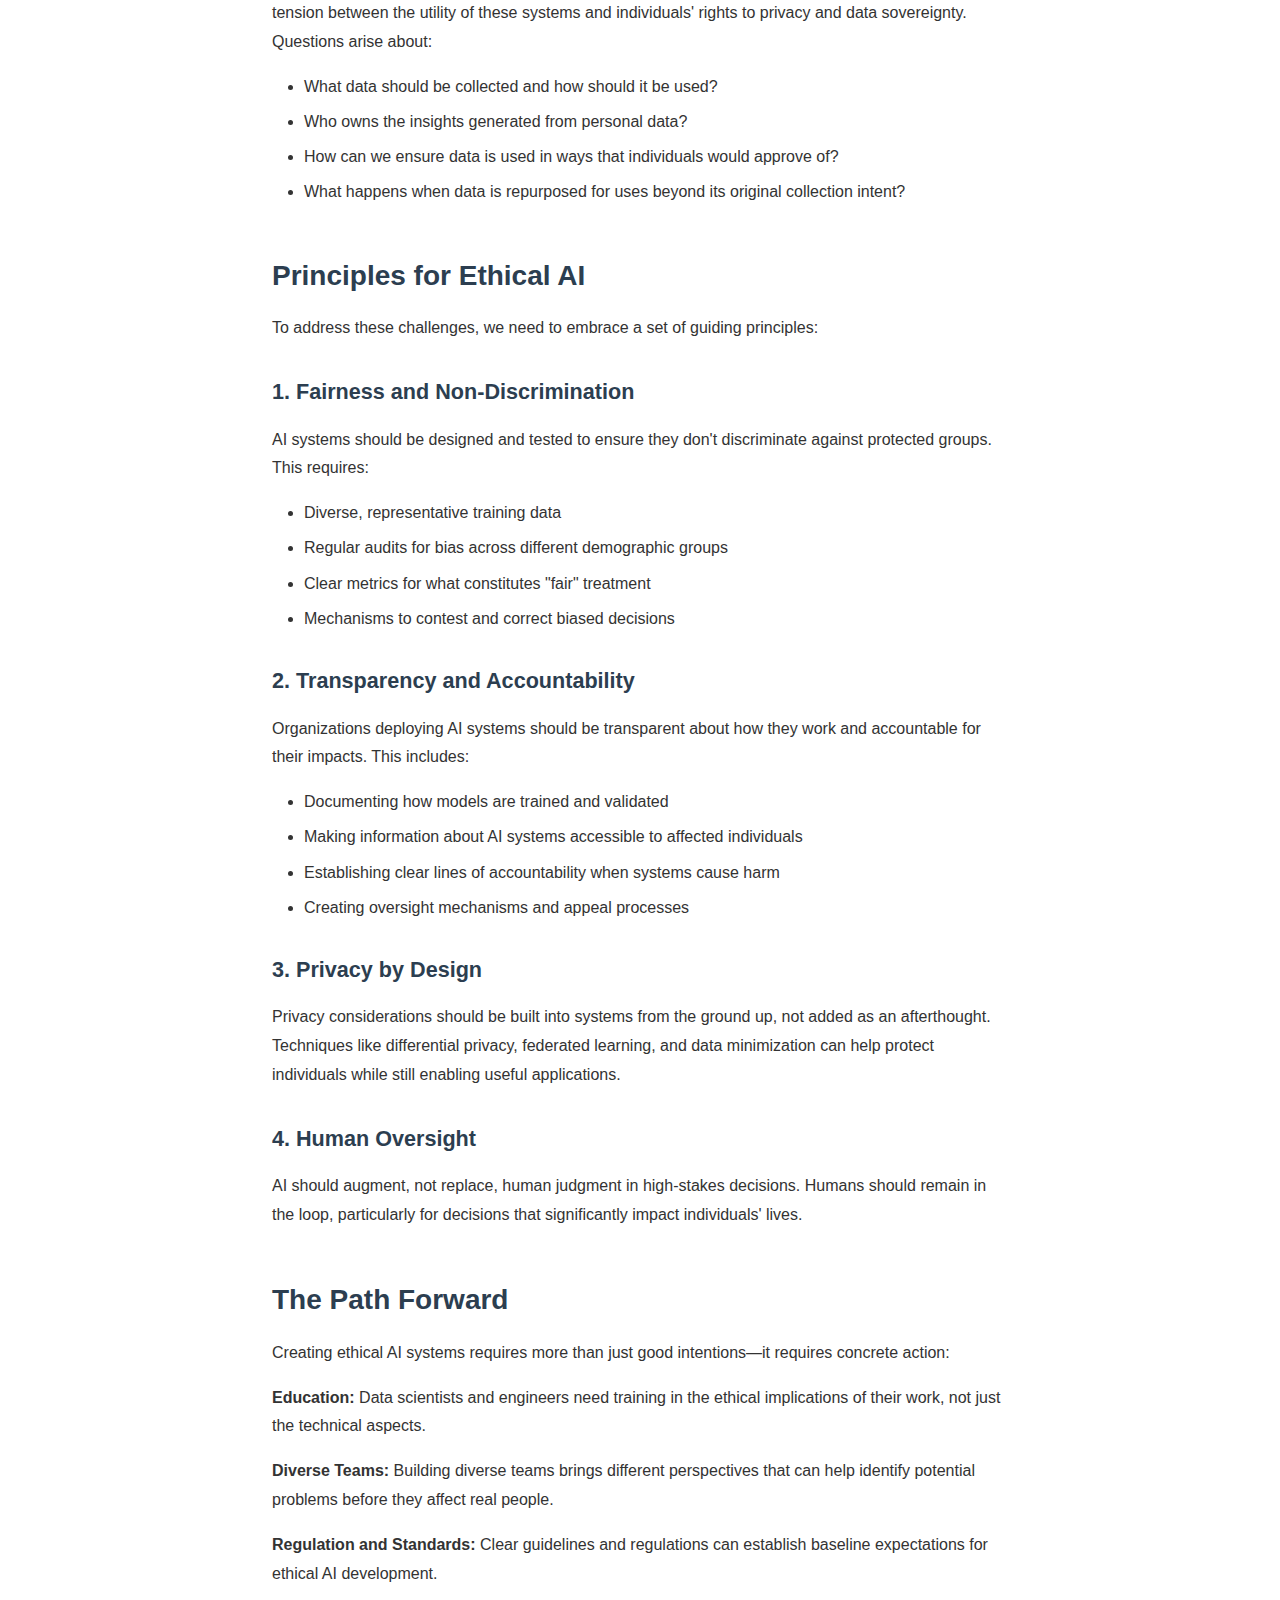
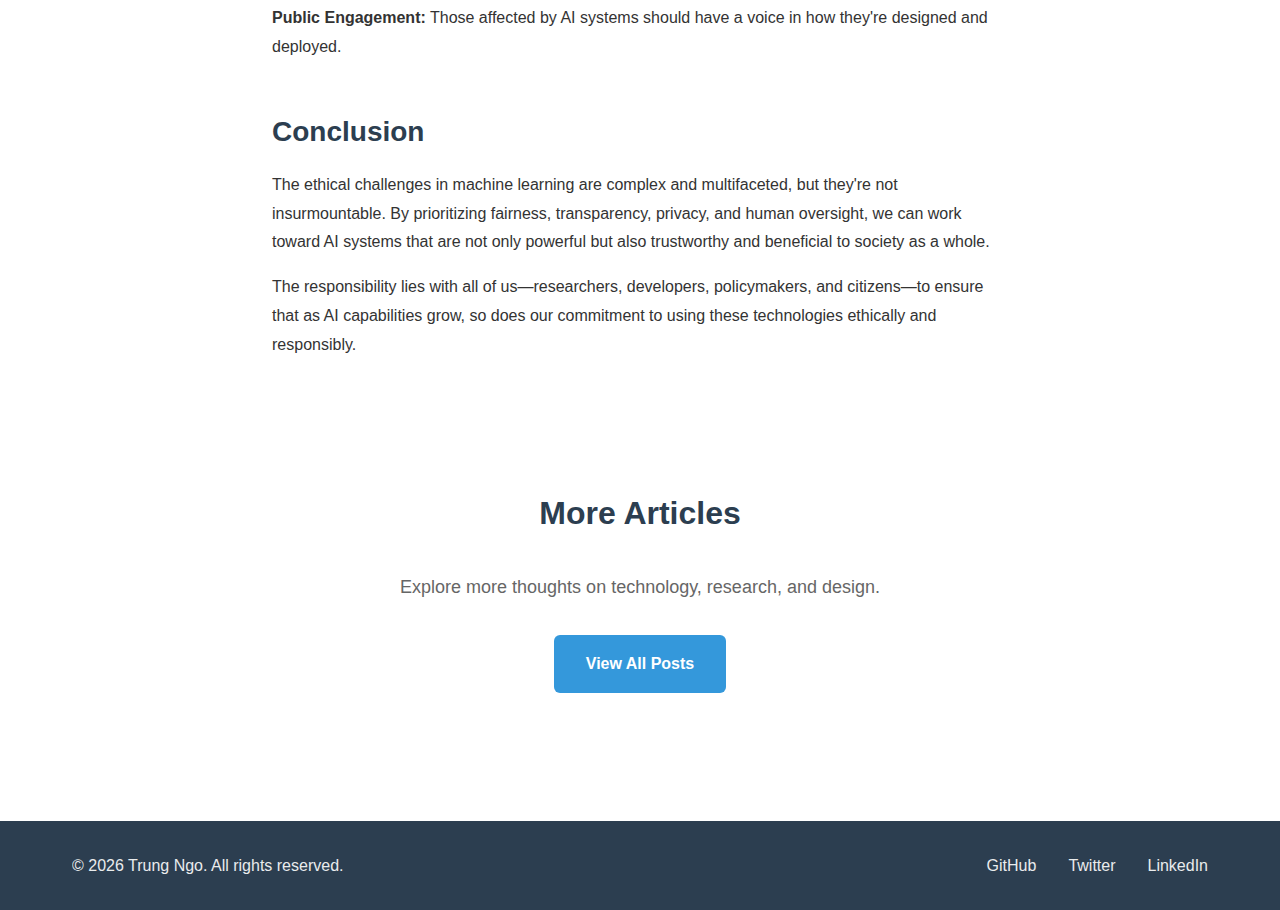
<file: blog/machine-learning-ethics.html>
<!DOCTYPE html>
<html lang="en">
<head>
    <meta charset="UTF-8">
    <meta name="viewport" content="width=device-width, initial-scale=1.0">
    <meta name="description" content="Ethical considerations in modern machine learning systems">
    <title>Ethics in Machine Learning - Trung Ngo</title>
    <link rel="stylesheet" href="../css/styles.css">
</head>
<body>
    <header>
        <div class="container">
            <div class="header-content">
                <div class="logo">
                    <a href="../index.html">Trung Ngo</a>
                </div>
                <nav>
                    <ul>
                        <li><a href="../index.html">Home</a></li>
                        <li><a href="../blog.html">Blog</a></li>
                        <li><a href="../about.html">About</a></li>
                        <li><a href="../contact.html">Contact</a></li>
                    </ul>
                </nav>
            </div>
        </div>
    </header>

    <main>
        <section class="article-header">
            <div class="container">
                <h1 class="article-title">Ethics in Machine Learning</h1>
                <div class="article-meta">
                    <span class="post-date">January 10, 2026</span>
                    <span>•</span>
                    <span class="post-category">Research</span>
                    <span>•</span>
                    <span>7 min read</span>
                </div>
            </div>
        </section>

        <article class="article-content">
            <p>Machine learning has become deeply integrated into our daily lives, influencing everything from the content we see online to critical decisions about healthcare, employment, and criminal justice. As these systems become more powerful and pervasive, the ethical implications of their design and deployment have never been more important.</p>

            <h2>The Power and Responsibility of AI</h2>
            
            <p>Machine learning systems have the potential to amplify both the best and worst aspects of human decision-making. They can process vast amounts of information, identify patterns that humans might miss, and make predictions with remarkable accuracy. However, they can also perpetuate and amplify existing biases, make opaque decisions, and have far-reaching consequences that their creators never anticipated.</p>

            <h2>Key Ethical Challenges</h2>

            <h3>Bias in Training Data</h3>

            <p>One of the most significant challenges in machine learning is the presence of bias in training data. Models learn from historical data, which often reflects existing societal inequalities and prejudices. When these biases are encoded into algorithms, they can perpetuate discrimination at scale.</p>

            <p>Consider these examples:</p>

            <ul>
                <li>Hiring algorithms that favor certain demographic groups because historical hiring data reflected biased decisions</li>
                <li>Facial recognition systems that perform poorly on certain ethnicities due to unrepresentative training datasets</li>
                <li>Credit scoring models that disadvantage communities that have been historically underserved by financial institutions</li>
            </ul>

            <h3>Transparency and Explainability</h3>

            <p>Many modern machine learning models, particularly deep neural networks, are essentially "black boxes." They can make accurate predictions, but even their creators may not fully understand how they arrive at specific decisions. This lack of transparency raises serious concerns:</p>

            <ul>
                <li>How can we trust a system we don't understand?</li>
                <li>How can someone challenge a decision if they don't know how it was made?</li>
                <li>How can we identify and correct problems in opaque systems?</li>
            </ul>

            <h3>Privacy and Data Rights</h3>

            <p>Machine learning systems often require large amounts of data to function effectively. This creates tension between the utility of these systems and individuals' rights to privacy and data sovereignty. Questions arise about:</p>

            <ul>
                <li>What data should be collected and how should it be used?</li>
                <li>Who owns the insights generated from personal data?</li>
                <li>How can we ensure data is used in ways that individuals would approve of?</li>
                <li>What happens when data is repurposed for uses beyond its original collection intent?</li>
            </ul>

            <h2>Principles for Ethical AI</h2>

            <p>To address these challenges, we need to embrace a set of guiding principles:</p>

            <h3>1. Fairness and Non-Discrimination</h3>

            <p>AI systems should be designed and tested to ensure they don't discriminate against protected groups. This requires:</p>

            <ul>
                <li>Diverse, representative training data</li>
                <li>Regular audits for bias across different demographic groups</li>
                <li>Clear metrics for what constitutes "fair" treatment</li>
                <li>Mechanisms to contest and correct biased decisions</li>
            </ul>

            <h3>2. Transparency and Accountability</h3>

            <p>Organizations deploying AI systems should be transparent about how they work and accountable for their impacts. This includes:</p>

            <ul>
                <li>Documenting how models are trained and validated</li>
                <li>Making information about AI systems accessible to affected individuals</li>
                <li>Establishing clear lines of accountability when systems cause harm</li>
                <li>Creating oversight mechanisms and appeal processes</li>
            </ul>

            <h3>3. Privacy by Design</h3>

            <p>Privacy considerations should be built into systems from the ground up, not added as an afterthought. Techniques like differential privacy, federated learning, and data minimization can help protect individuals while still enabling useful applications.</p>

            <h3>4. Human Oversight</h3>

            <p>AI should augment, not replace, human judgment in high-stakes decisions. Humans should remain in the loop, particularly for decisions that significantly impact individuals' lives.</p>

            <h2>The Path Forward</h2>

            <p>Creating ethical AI systems requires more than just good intentions—it requires concrete action:</p>

            <p><strong>Education:</strong> Data scientists and engineers need training in the ethical implications of their work, not just the technical aspects.</p>

            <p><strong>Diverse Teams:</strong> Building diverse teams brings different perspectives that can help identify potential problems before they affect real people.</p>

            <p><strong>Regulation and Standards:</strong> Clear guidelines and regulations can establish baseline expectations for ethical AI development.</p>

            <p><strong>Public Engagement:</strong> Those affected by AI systems should have a voice in how they're designed and deployed.</p>

            <h2>Conclusion</h2>

            <p>The ethical challenges in machine learning are complex and multifaceted, but they're not insurmountable. By prioritizing fairness, transparency, privacy, and human oversight, we can work toward AI systems that are not only powerful but also trustworthy and beneficial to society as a whole.</p>

            <p>The responsibility lies with all of us—researchers, developers, policymakers, and citizens—to ensure that as AI capabilities grow, so does our commitment to using these technologies ethically and responsibly.</p>
        </article>

        <section class="about-preview">
            <div class="container">
                <div class="about-content">
                    <h2>More Articles</h2>
                    <p>Explore more thoughts on technology, research, and design.</p>
                    <a href="../blog.html" class="btn-primary">View All Posts</a>
                </div>
            </div>
        </section>
    </main>

    <footer>
        <div class="container">
            <div class="footer-content">
                <div class="footer-info">
                    <p>&copy; 2026 Trung Ngo. All rights reserved.</p>
                </div>
                <div class="footer-links">
                    <a href="https://github.com/trungnt13" target="_blank" rel="noopener">GitHub</a>
                    <a href="https://twitter.com" target="_blank" rel="noopener">Twitter</a>
                    <a href="https://linkedin.com" target="_blank" rel="noopener">LinkedIn</a>
                </div>
            </div>
        </div>
    </footer>
</body>
</html>
</file>
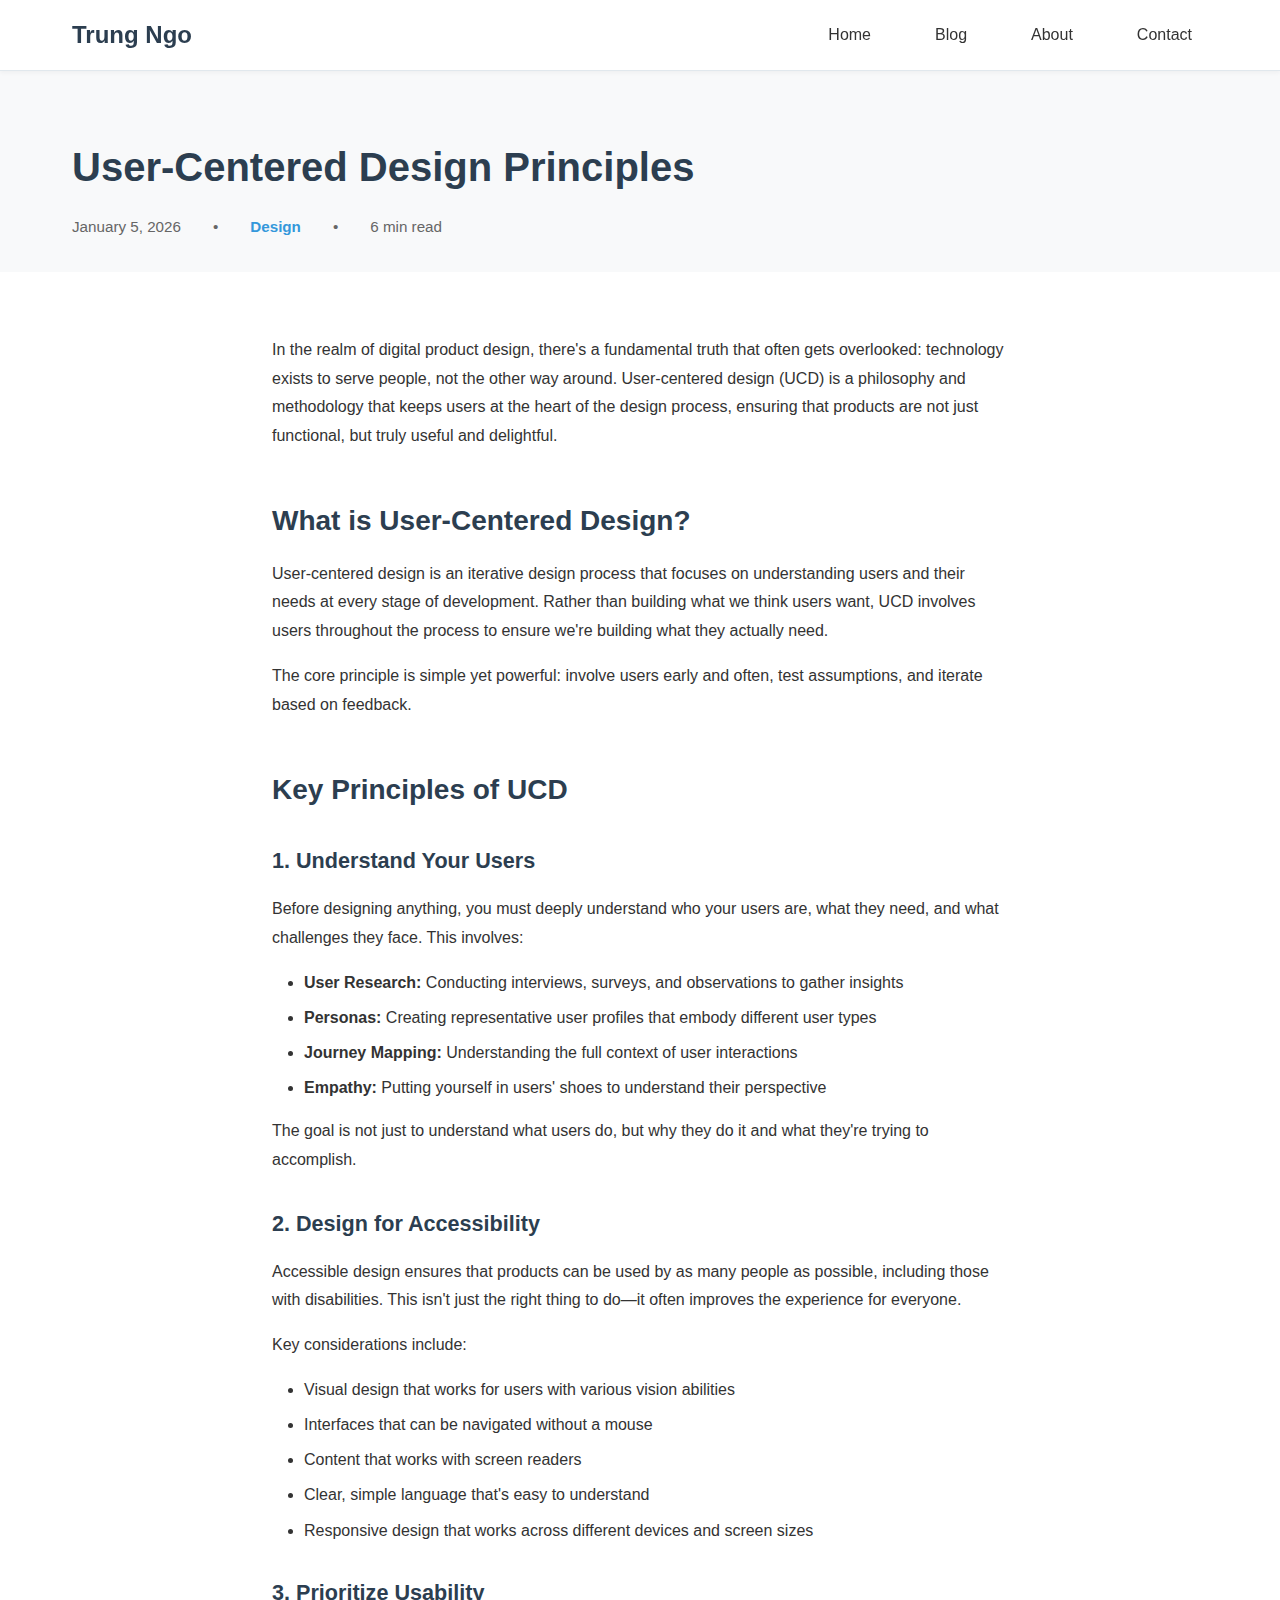
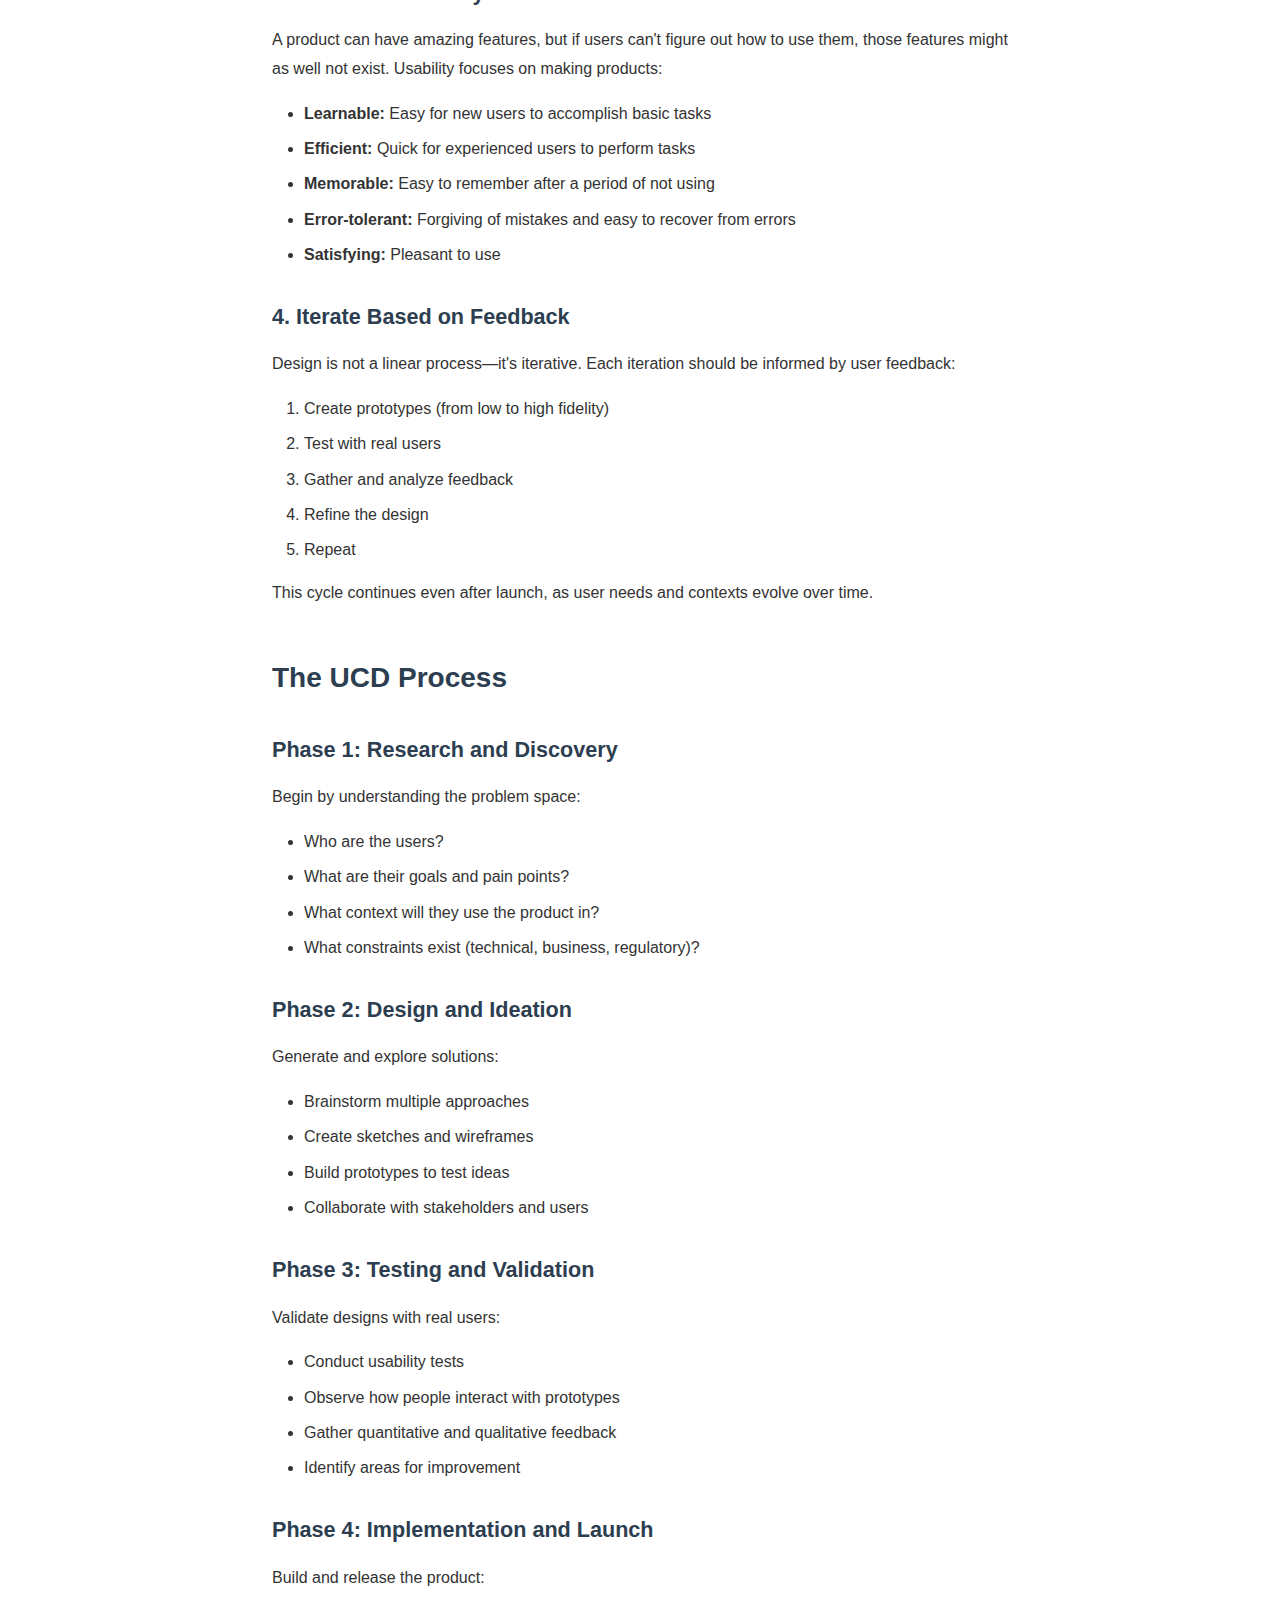
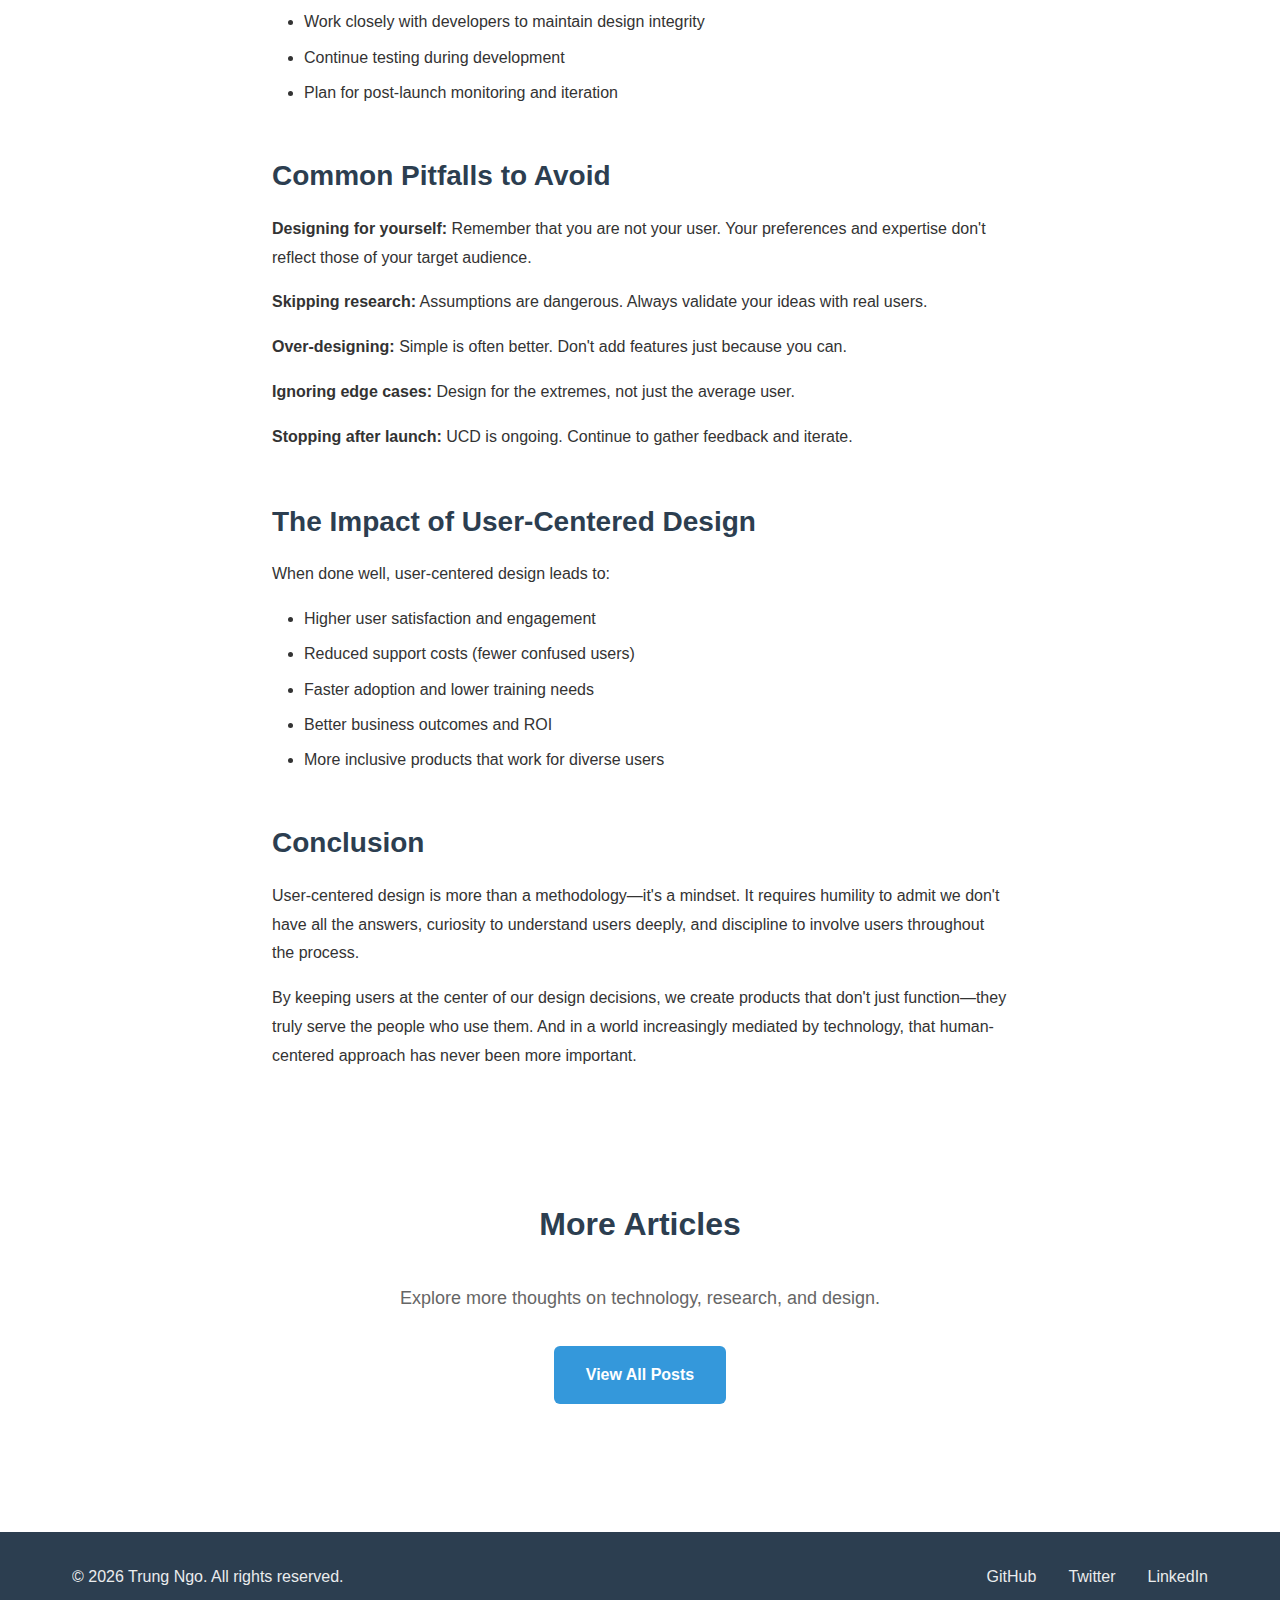
<file: blog/user-centered-design.html>
<!DOCTYPE html>
<html lang="en">
<head>
    <meta charset="UTF-8">
    <meta name="viewport" content="width=device-width, initial-scale=1.0">
    <meta name="description" content="Understanding the fundamentals of creating accessible, inclusive digital experiences">
    <title>User-Centered Design Principles - Trung Ngo</title>
    <link rel="stylesheet" href="/css/styles.css">
</head>
<body>
    <header>
        <div class="container">
            <div class="header-content">
                <div class="logo">
                    <a href="/">Trung Ngo</a>
                </div>
                <nav>
                    <ul>
                        <li><a href="/">Home</a></li>
                        <li><a href="/blog.html">Blog</a></li>
                        <li><a href="/about.html">About</a></li>
                        <li><a href="/contact.html">Contact</a></li>
                    </ul>
                </nav>
            </div>
        </div>
    </header>

    <main>
        <section class="article-header">
            <div class="container">
                <h1 class="article-title">User-Centered Design Principles</h1>
                <div class="article-meta">
                    <span class="post-date">January 5, 2026</span>
                    <span>•</span>
                    <span class="post-category">Design</span>
                    <span>•</span>
                    <span>6 min read</span>
                </div>
            </div>
        </section>

        <article class="article-content">
            <p>In the realm of digital product design, there's a fundamental truth that often gets overlooked: technology exists to serve people, not the other way around. User-centered design (UCD) is a philosophy and methodology that keeps users at the heart of the design process, ensuring that products are not just functional, but truly useful and delightful.</p>

            <h2>What is User-Centered Design?</h2>
            
            <p>User-centered design is an iterative design process that focuses on understanding users and their needs at every stage of development. Rather than building what we think users want, UCD involves users throughout the process to ensure we're building what they actually need.</p>

            <p>The core principle is simple yet powerful: involve users early and often, test assumptions, and iterate based on feedback.</p>

            <h2>Key Principles of UCD</h2>

            <h3>1. Understand Your Users</h3>

            <p>Before designing anything, you must deeply understand who your users are, what they need, and what challenges they face. This involves:</p>

            <ul>
                <li><strong>User Research:</strong> Conducting interviews, surveys, and observations to gather insights</li>
                <li><strong>Personas:</strong> Creating representative user profiles that embody different user types</li>
                <li><strong>Journey Mapping:</strong> Understanding the full context of user interactions</li>
                <li><strong>Empathy:</strong> Putting yourself in users' shoes to understand their perspective</li>
            </ul>

            <p>The goal is not just to understand what users do, but why they do it and what they're trying to accomplish.</p>

            <h3>2. Design for Accessibility</h3>

            <p>Accessible design ensures that products can be used by as many people as possible, including those with disabilities. This isn't just the right thing to do—it often improves the experience for everyone.</p>

            <p>Key considerations include:</p>

            <ul>
                <li>Visual design that works for users with various vision abilities</li>
                <li>Interfaces that can be navigated without a mouse</li>
                <li>Content that works with screen readers</li>
                <li>Clear, simple language that's easy to understand</li>
                <li>Responsive design that works across different devices and screen sizes</li>
            </ul>

            <h3>3. Prioritize Usability</h3>

            <p>A product can have amazing features, but if users can't figure out how to use them, those features might as well not exist. Usability focuses on making products:</p>

            <ul>
                <li><strong>Learnable:</strong> Easy for new users to accomplish basic tasks</li>
                <li><strong>Efficient:</strong> Quick for experienced users to perform tasks</li>
                <li><strong>Memorable:</strong> Easy to remember after a period of not using</li>
                <li><strong>Error-tolerant:</strong> Forgiving of mistakes and easy to recover from errors</li>
                <li><strong>Satisfying:</strong> Pleasant to use</li>
            </ul>

            <h3>4. Iterate Based on Feedback</h3>

            <p>Design is not a linear process—it's iterative. Each iteration should be informed by user feedback:</p>

            <ol>
                <li>Create prototypes (from low to high fidelity)</li>
                <li>Test with real users</li>
                <li>Gather and analyze feedback</li>
                <li>Refine the design</li>
                <li>Repeat</li>
            </ol>

            <p>This cycle continues even after launch, as user needs and contexts evolve over time.</p>

            <h2>The UCD Process</h2>

            <h3>Phase 1: Research and Discovery</h3>

            <p>Begin by understanding the problem space:</p>

            <ul>
                <li>Who are the users?</li>
                <li>What are their goals and pain points?</li>
                <li>What context will they use the product in?</li>
                <li>What constraints exist (technical, business, regulatory)?</li>
            </ul>

            <h3>Phase 2: Design and Ideation</h3>

            <p>Generate and explore solutions:</p>

            <ul>
                <li>Brainstorm multiple approaches</li>
                <li>Create sketches and wireframes</li>
                <li>Build prototypes to test ideas</li>
                <li>Collaborate with stakeholders and users</li>
            </ul>

            <h3>Phase 3: Testing and Validation</h3>

            <p>Validate designs with real users:</p>

            <ul>
                <li>Conduct usability tests</li>
                <li>Observe how people interact with prototypes</li>
                <li>Gather quantitative and qualitative feedback</li>
                <li>Identify areas for improvement</li>
            </ul>

            <h3>Phase 4: Implementation and Launch</h3>

            <p>Build and release the product:</p>

            <ul>
                <li>Work closely with developers to maintain design integrity</li>
                <li>Continue testing during development</li>
                <li>Plan for post-launch monitoring and iteration</li>
            </ul>

            <h2>Common Pitfalls to Avoid</h2>

            <p><strong>Designing for yourself:</strong> Remember that you are not your user. Your preferences and expertise don't reflect those of your target audience.</p>

            <p><strong>Skipping research:</strong> Assumptions are dangerous. Always validate your ideas with real users.</p>

            <p><strong>Over-designing:</strong> Simple is often better. Don't add features just because you can.</p>

            <p><strong>Ignoring edge cases:</strong> Design for the extremes, not just the average user.</p>

            <p><strong>Stopping after launch:</strong> UCD is ongoing. Continue to gather feedback and iterate.</p>

            <h2>The Impact of User-Centered Design</h2>

            <p>When done well, user-centered design leads to:</p>

            <ul>
                <li>Higher user satisfaction and engagement</li>
                <li>Reduced support costs (fewer confused users)</li>
                <li>Faster adoption and lower training needs</li>
                <li>Better business outcomes and ROI</li>
                <li>More inclusive products that work for diverse users</li>
            </ul>

            <h2>Conclusion</h2>

            <p>User-centered design is more than a methodology—it's a mindset. It requires humility to admit we don't have all the answers, curiosity to understand users deeply, and discipline to involve users throughout the process.</p>

            <p>By keeping users at the center of our design decisions, we create products that don't just function—they truly serve the people who use them. And in a world increasingly mediated by technology, that human-centered approach has never been more important.</p>
        </article>

        <section class="about-preview">
            <div class="container">
                <div class="about-content">
                    <h2>More Articles</h2>
                    <p>Explore more thoughts on technology, research, and design.</p>
                    <a href="/blog.html" class="btn-primary">View All Posts</a>
                </div>
            </div>
        </section>
    </main>

    <footer>
        <div class="container">
            <div class="footer-content">
                <div class="footer-info">
                    <p>&copy; 2026 Trung Ngo. All rights reserved.</p>
                </div>
                <div class="footer-links">
                    <a href="https://github.com/trungnt13" target="_blank" rel="noopener">GitHub</a>
                    <a href="https://twitter.com" target="_blank" rel="noopener">Twitter</a>
                    <a href="https://linkedin.com" target="_blank" rel="noopener">LinkedIn</a>
                </div>
            </div>
        </div>
    </footer>
</body>
</html>
</file>
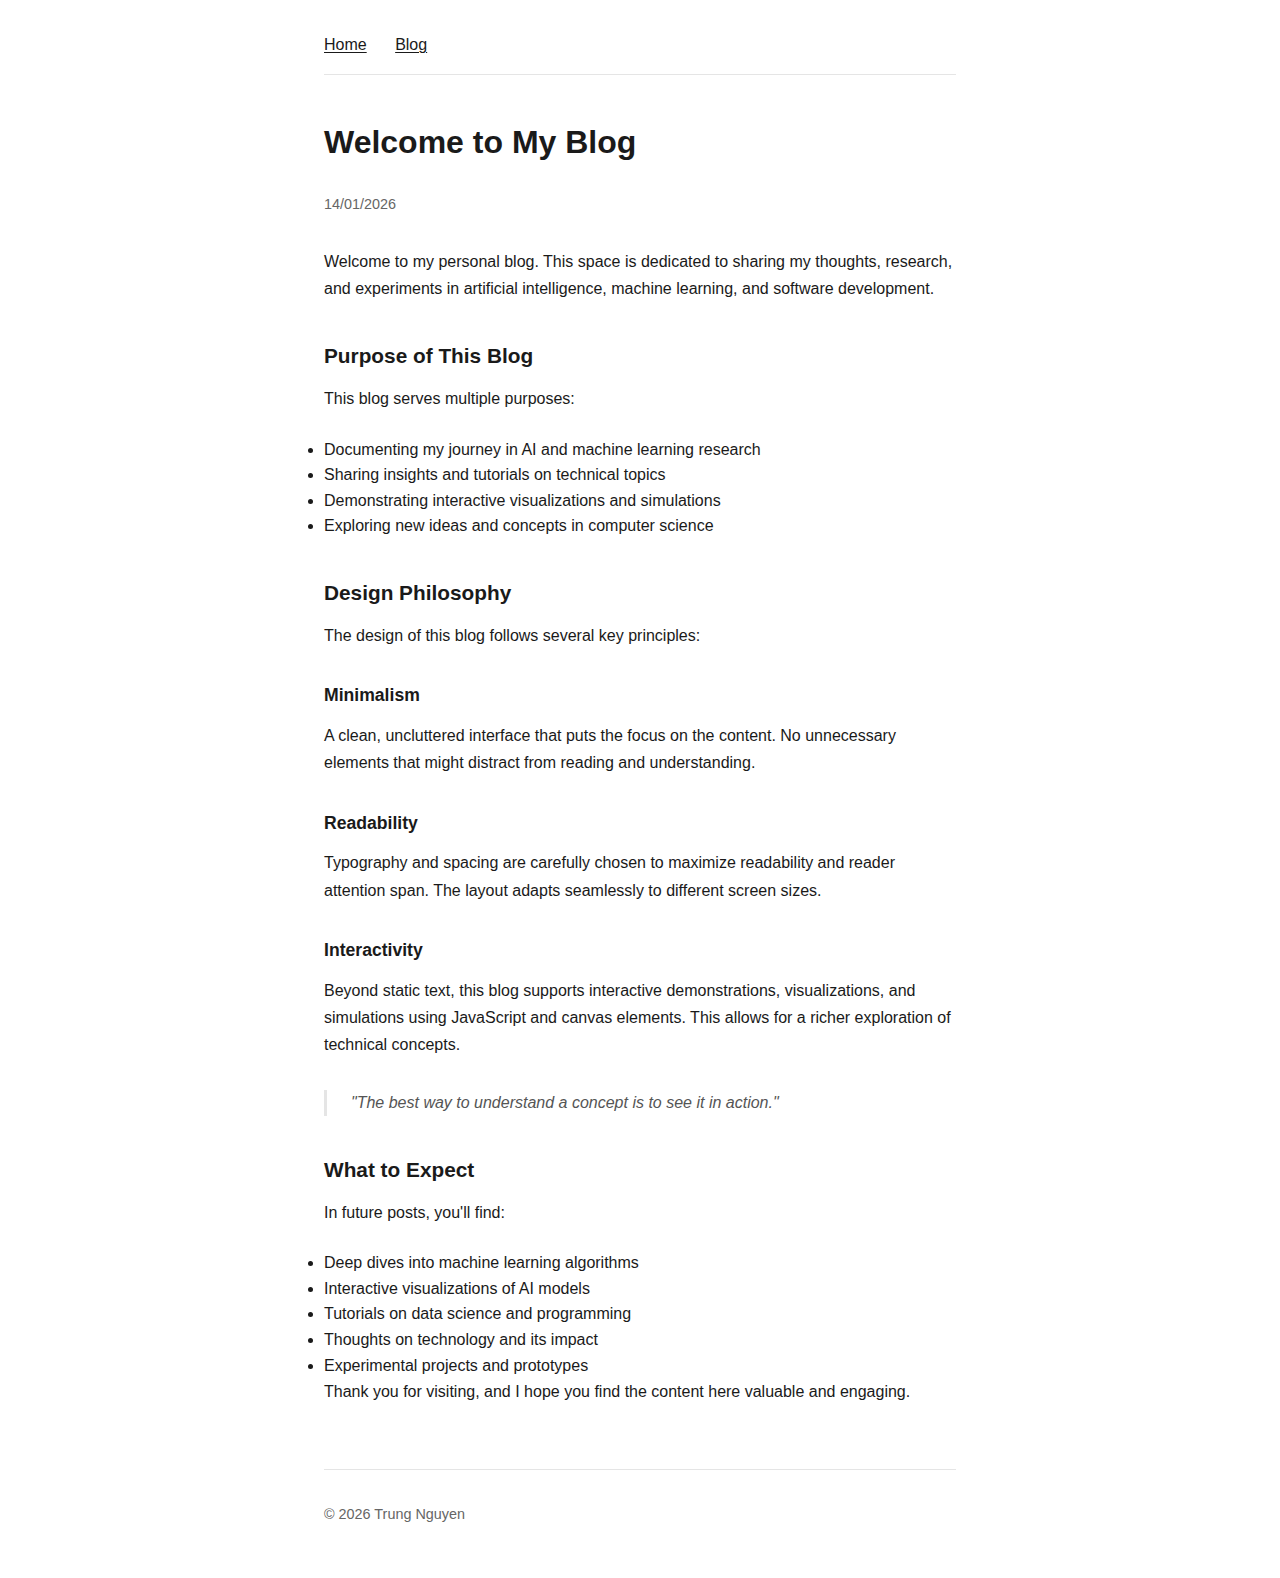
<file: blog/welcome-to-my-blog.html>
<!DOCTYPE html>
<html lang="en">
<head>
    <meta charset="UTF-8">
    <meta name="viewport" content="width=device-width, initial-scale=1.0">
    <title>Welcome to My Blog - Trung Nguyen</title>
    <link rel="stylesheet" href="../styles.css">
</head>
<body>
    <nav>
        <a href="/">Home</a>
        <a href="/blog">Blog</a>
    </nav>
    
    <main>
        <article class="blog-post">
            <h1>Welcome to My Blog</h1>
            <div class="blog-meta">
                <time datetime="2026-01-14">14/01/2026</time>
            </div>
            
            <div class="blog-content">
                <p>Welcome to my personal blog. This space is dedicated to sharing my thoughts, research, and experiments in artificial intelligence, machine learning, and software development.</p>
                
                <h2>Purpose of This Blog</h2>
                
                <p>This blog serves multiple purposes:</p>
                
                <ul>
                    <li>Documenting my journey in AI and machine learning research</li>
                    <li>Sharing insights and tutorials on technical topics</li>
                    <li>Demonstrating interactive visualizations and simulations</li>
                    <li>Exploring new ideas and concepts in computer science</li>
                </ul>
                
                <h2>Design Philosophy</h2>
                
                <p>The design of this blog follows several key principles:</p>
                
                <h3>Minimalism</h3>
                
                <p>A clean, uncluttered interface that puts the focus on the content. No unnecessary elements that might distract from reading and understanding.</p>
                
                <h3>Readability</h3>
                
                <p>Typography and spacing are carefully chosen to maximize readability and reader attention span. The layout adapts seamlessly to different screen sizes.</p>
                
                <h3>Interactivity</h3>
                
                <p>Beyond static text, this blog supports interactive demonstrations, visualizations, and simulations using JavaScript and canvas elements. This allows for a richer exploration of technical concepts.</p>
                
                <blockquote>
                    "The best way to understand a concept is to see it in action."
                </blockquote>
                
                <h2>What to Expect</h2>
                
                <p>In future posts, you'll find:</p>
                
                <ul>
                    <li>Deep dives into machine learning algorithms</li>
                    <li>Interactive visualizations of AI models</li>
                    <li>Tutorials on data science and programming</li>
                    <li>Thoughts on technology and its impact</li>
                    <li>Experimental projects and prototypes</li>
                </ul>
                
                <p>Thank you for visiting, and I hope you find the content here valuable and engaging.</p>
            </div>
        </article>
    </main>
    
    <footer>
        <p>&copy; 2026 Trung Nguyen</p>
    </footer>
</body>
</html>
</file>
<file: styles.css>
/* Reset and Base Styles */
* {
    margin: 0;
    padding: 0;
    box-sizing: border-box;
}

html {
    font-size: 16px;
    line-height: 1.6;
}

body {
    font-family: -apple-system, BlinkMacSystemFont, 'Segoe UI', 'Helvetica Neue', Arial, sans-serif;
    color: #1a1a1a;
    background-color: #ffffff;
    max-width: 680px;
    margin: 0 auto;
    padding: 2rem 1.5rem;
}

/* Typography */
h1 {
    font-size: 2rem;
    font-weight: 600;
    margin-bottom: 2rem;
    line-height: 1.2;
}

h2 {
    font-size: 1.3rem;
    font-weight: 600;
    margin-top: 2.5rem;
    margin-bottom: 1rem;
    line-height: 1.3;
}

h3 {
    font-size: 1.1rem;
    font-weight: 600;
    margin-top: 2rem;
    margin-bottom: 0.8rem;
}

p {
    margin-bottom: 1.2rem;
    line-height: 1.7;
}

/* Links */
a {
    color: #1a1a1a;
    text-decoration: underline;
    text-decoration-thickness: 1px;
    text-underline-offset: 2px;
    transition: opacity 0.2s ease;
}

a:hover {
    opacity: 0.6;
}

/* Navigation */
nav {
    margin-bottom: 3rem;
    padding-bottom: 1rem;
    border-bottom: 1px solid #e5e5e5;
}

nav a {
    margin-right: 1.5rem;
    font-weight: 500;
}

/* Profile Section */
.profile h1 {
    margin-bottom: 1rem;
}

.bio-section {
    margin-bottom: 2rem;
}

.bio-section h2 {
    margin-top: 2rem;
}

.bio-section ul {
    list-style: none;
    padding-left: 0;
}

.bio-section li {
    margin-bottom: 0.5rem;
    padding-left: 1rem;
    position: relative;
}

.bio-section li:before {
    content: "•";
    position: absolute;
    left: 0;
}

/* Blog Listing */
.blog-list {
    list-style: none;
}

.blog-list li {
    margin-bottom: 2rem;
}

.blog-date {
    font-size: 0.9rem;
    color: #666;
    margin-bottom: 0.3rem;
    display: block;
}

.blog-list a {
    font-size: 1.1rem;
    font-weight: 500;
}

.year-heading {
    margin-top: 3rem;
    margin-bottom: 1.5rem;
    font-size: 1.5rem;
    font-weight: 600;
}

/* Blog Post */
.blog-meta {
    color: #666;
    font-size: 0.9rem;
    margin-bottom: 2rem;
}

.blog-content {
    margin-top: 2rem;
}

.blog-content p {
    margin-bottom: 1.5rem;
}

.blog-content blockquote {
    border-left: 3px solid #e5e5e5;
    padding-left: 1.5rem;
    margin: 2rem 0;
    font-style: italic;
    color: #555;
}

.blog-content code {
    background-color: #f5f5f5;
    padding: 0.2rem 0.4rem;
    border-radius: 3px;
    font-family: 'Courier New', Courier, monospace;
    font-size: 0.9em;
}

.blog-content pre {
    background-color: #f5f5f5;
    padding: 1rem;
    border-radius: 5px;
    overflow-x: auto;
    margin: 1.5rem 0;
}

.blog-content pre code {
    background-color: transparent;
    padding: 0;
}

/* Canvas and Interactive Elements */
.demo-container {
    margin: 2rem 0;
    padding: 1.5rem;
    background-color: #fafafa;
    border-radius: 5px;
}

.demo-container canvas {
    width: 100%;
    height: auto;
    border: 1px solid #e5e5e5;
    border-radius: 3px;
}

/* Footer */
footer {
    margin-top: 4rem;
    padding-top: 2rem;
    border-top: 1px solid #e5e5e5;
    font-size: 0.9rem;
    color: #666;
}

/* Responsive Design */
@media (max-width: 768px) {
    body {
        padding: 1.5rem 1rem;
    }
    
    h1 {
        font-size: 1.7rem;
    }
    
    h2 {
        font-size: 1.2rem;
    }
    
    nav {
        margin-bottom: 2rem;
    }
}
</file>
<file: css/styles.css>
/* Reset and Base Styles */
* {
    margin: 0;
    padding: 0;
    box-sizing: border-box;
}

:root {
    --primary-color: #2c3e50;
    --secondary-color: #3498db;
    --accent-color: #e74c3c;
    --text-color: #333;
    --text-light: #666;
    --bg-light: #f8f9fa;
    --bg-white: #ffffff;
    --border-color: #e1e8ed;
    --max-width: 1200px;
    --spacing-xs: 0.5rem;
    --spacing-sm: 1rem;
    --spacing-md: 2rem;
    --spacing-lg: 3rem;
    --spacing-xl: 4rem;
}

body {
    font-family: -apple-system, BlinkMacSystemFont, 'Segoe UI', 'Roboto', 'Helvetica Neue', Arial, sans-serif;
    line-height: 1.6;
    color: var(--text-color);
    background-color: var(--bg-white);
}

.container {
    max-width: var(--max-width);
    margin: 0 auto;
    padding: 0 var(--spacing-md);
}

/* Header Styles */
header {
    background-color: var(--bg-white);
    border-bottom: 1px solid var(--border-color);
    padding: var(--spacing-sm) 0;
    position: sticky;
    top: 0;
    z-index: 100;
    box-shadow: 0 2px 4px rgba(0, 0, 0, 0.04);
}

.header-content {
    display: flex;
    justify-content: space-between;
    align-items: center;
}

.logo a {
    font-size: 1.5rem;
    font-weight: 700;
    color: var(--primary-color);
    text-decoration: none;
    transition: color 0.3s ease;
}

.logo a:hover {
    color: var(--secondary-color);
}

nav ul {
    display: flex;
    list-style: none;
    gap: var(--spacing-md);
}

nav a {
    color: var(--text-color);
    text-decoration: none;
    font-weight: 500;
    padding: var(--spacing-xs) var(--spacing-sm);
    border-radius: 4px;
    transition: all 0.3s ease;
}

nav a:hover {
    color: var(--secondary-color);
    background-color: var(--bg-light);
}

/* Hero Section */
.hero {
    background: linear-gradient(135deg, var(--primary-color) 0%, var(--secondary-color) 100%);
    color: var(--bg-white);
    padding: var(--spacing-xl) 0;
    text-align: center;
}

.hero h1 {
    font-size: 3rem;
    font-weight: 700;
    margin-bottom: var(--spacing-sm);
}

.hero-subtitle {
    font-size: 1.25rem;
    opacity: 0.95;
    max-width: 600px;
    margin: 0 auto;
}

/* Featured Posts Section */
.featured-posts {
    padding: var(--spacing-xl) 0;
    background-color: var(--bg-light);
}

.featured-posts h2 {
    font-size: 2rem;
    margin-bottom: var(--spacing-md);
    color: var(--primary-color);
}

.posts-grid {
    display: grid;
    grid-template-columns: repeat(auto-fit, minmax(300px, 1fr));
    gap: var(--spacing-md);
    margin-top: var(--spacing-md);
}

.post-card {
    background-color: var(--bg-white);
    border-radius: 8px;
    box-shadow: 0 2px 8px rgba(0, 0, 0, 0.08);
    transition: transform 0.3s ease, box-shadow 0.3s ease;
    overflow: hidden;
}

.post-card:hover {
    transform: translateY(-4px);
    box-shadow: 0 4px 16px rgba(0, 0, 0, 0.12);
}

.post-content {
    padding: var(--spacing-md);
}

.post-meta {
    display: flex;
    gap: var(--spacing-sm);
    margin-bottom: var(--spacing-sm);
    font-size: 0.875rem;
}

.post-date {
    color: var(--text-light);
}

.post-category {
    color: var(--secondary-color);
    font-weight: 600;
}

.post-card h3 {
    font-size: 1.5rem;
    margin-bottom: var(--spacing-sm);
    line-height: 1.3;
}

.post-card h3 a {
    color: var(--primary-color);
    text-decoration: none;
    transition: color 0.3s ease;
}

.post-card h3 a:hover {
    color: var(--secondary-color);
}

.post-card p {
    color: var(--text-light);
    margin-bottom: var(--spacing-sm);
    line-height: 1.7;
}

.read-more {
    color: var(--secondary-color);
    text-decoration: none;
    font-weight: 600;
    display: inline-block;
    transition: transform 0.3s ease;
}

.read-more:hover {
    transform: translateX(4px);
}

/* About Preview Section */
.about-preview {
    padding: var(--spacing-xl) 0;
    background-color: var(--bg-white);
}

.about-content {
    max-width: 700px;
    margin: 0 auto;
    text-align: center;
}

.about-content h2 {
    font-size: 2rem;
    margin-bottom: var(--spacing-md);
    color: var(--primary-color);
}

.about-content p {
    font-size: 1.125rem;
    color: var(--text-light);
    margin-bottom: var(--spacing-md);
    line-height: 1.8;
}

.btn-primary {
    display: inline-block;
    padding: var(--spacing-sm) var(--spacing-md);
    background-color: var(--secondary-color);
    color: var(--bg-white);
    text-decoration: none;
    border-radius: 6px;
    font-weight: 600;
    transition: all 0.3s ease;
}

.btn-primary:hover {
    background-color: var(--primary-color);
    transform: translateY(-2px);
    box-shadow: 0 4px 12px rgba(52, 152, 219, 0.3);
}

/* Footer Styles */
footer {
    background-color: var(--primary-color);
    color: var(--bg-white);
    padding: var(--spacing-md) 0;
    margin-top: var(--spacing-xl);
}

.footer-content {
    display: flex;
    justify-content: space-between;
    align-items: center;
}

.footer-info p {
    opacity: 0.9;
}

.footer-links {
    display: flex;
    gap: var(--spacing-md);
}

.footer-links a {
    color: var(--bg-white);
    text-decoration: none;
    opacity: 0.9;
    transition: opacity 0.3s ease;
}

.footer-links a:hover {
    opacity: 1;
}

/* Article Page Styles */
.article-header {
    background-color: var(--bg-light);
    padding: var(--spacing-xl) 0 var(--spacing-md);
}

.article-title {
    font-size: 2.5rem;
    margin-bottom: var(--spacing-sm);
    color: var(--primary-color);
}

.article-meta {
    display: flex;
    gap: var(--spacing-md);
    color: var(--text-light);
    font-size: 0.95rem;
}

.article-content {
    max-width: 800px;
    margin: var(--spacing-xl) auto;
    padding: 0 var(--spacing-md);
}

.article-content h2 {
    font-size: 1.75rem;
    margin-top: var(--spacing-lg);
    margin-bottom: var(--spacing-sm);
    color: var(--primary-color);
}

.article-content h3 {
    font-size: 1.35rem;
    margin-top: var(--spacing-md);
    margin-bottom: var(--spacing-sm);
    color: var(--primary-color);
}

.article-content p {
    margin-bottom: var(--spacing-sm);
    line-height: 1.8;
    color: var(--text-color);
}

.article-content ul,
.article-content ol {
    margin-bottom: var(--spacing-sm);
    padding-left: var(--spacing-md);
}

.article-content li {
    margin-bottom: var(--spacing-xs);
    line-height: 1.7;
}

.article-content blockquote {
    border-left: 4px solid var(--secondary-color);
    padding-left: var(--spacing-md);
    margin: var(--spacing-md) 0;
    color: var(--text-light);
    font-style: italic;
}

.article-content code {
    background-color: var(--bg-light);
    padding: 2px 6px;
    border-radius: 3px;
    font-family: 'Monaco', 'Courier New', monospace;
    font-size: 0.9em;
}

/* Responsive Design */
@media (max-width: 768px) {
    .header-content {
        flex-direction: column;
        gap: var(--spacing-sm);
    }

    nav ul {
        flex-wrap: wrap;
        justify-content: center;
    }

    .hero h1 {
        font-size: 2rem;
    }

    .hero-subtitle {
        font-size: 1rem;
    }

    .posts-grid {
        grid-template-columns: 1fr;
    }

    .footer-content {
        flex-direction: column;
        gap: var(--spacing-sm);
        text-align: center;
    }

    .article-title {
        font-size: 2rem;
    }
}

@media (max-width: 480px) {
    .container {
        padding: 0 var(--spacing-sm);
    }

    nav ul {
        gap: var(--spacing-sm);
    }

    nav a {
        padding: var(--spacing-xs);
        font-size: 0.9rem;
    }

    .hero {
        padding: var(--spacing-md) 0;
    }

    .hero h1 {
        font-size: 1.75rem;
    }
}
</file>
